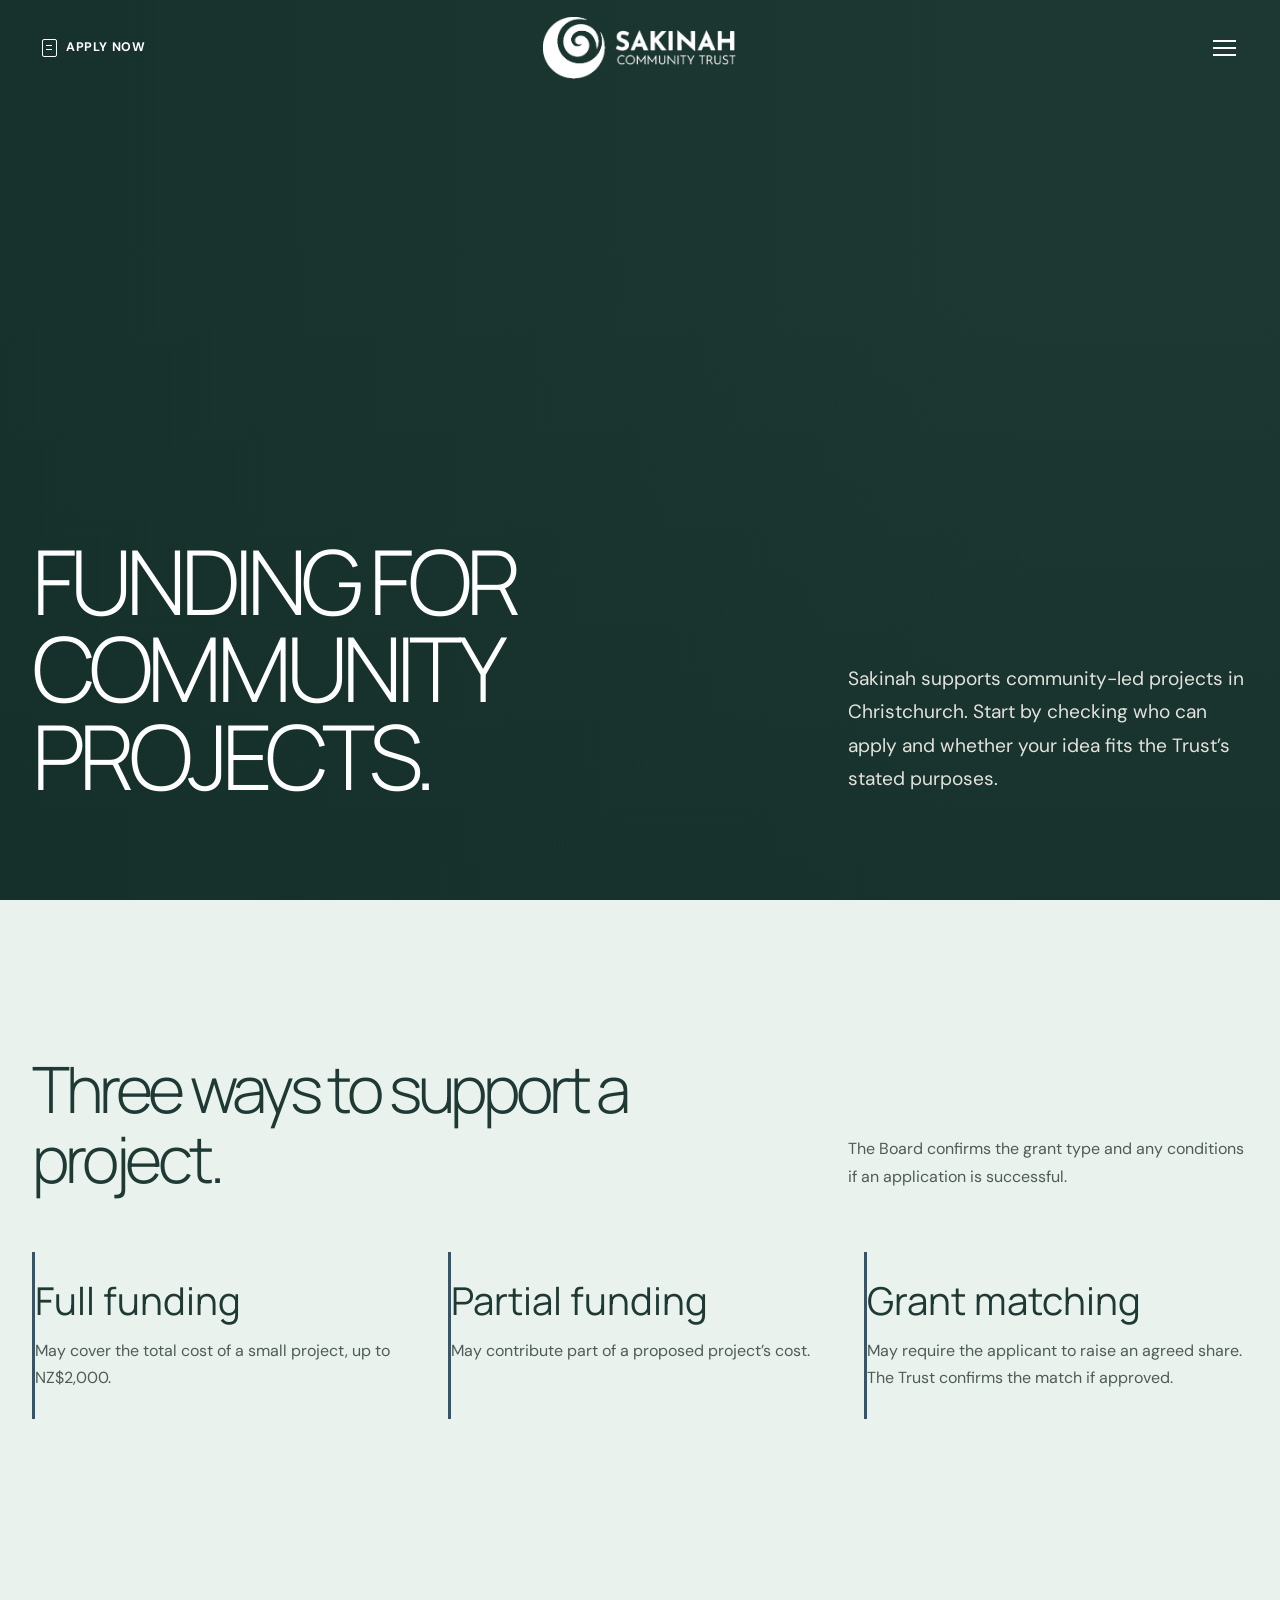
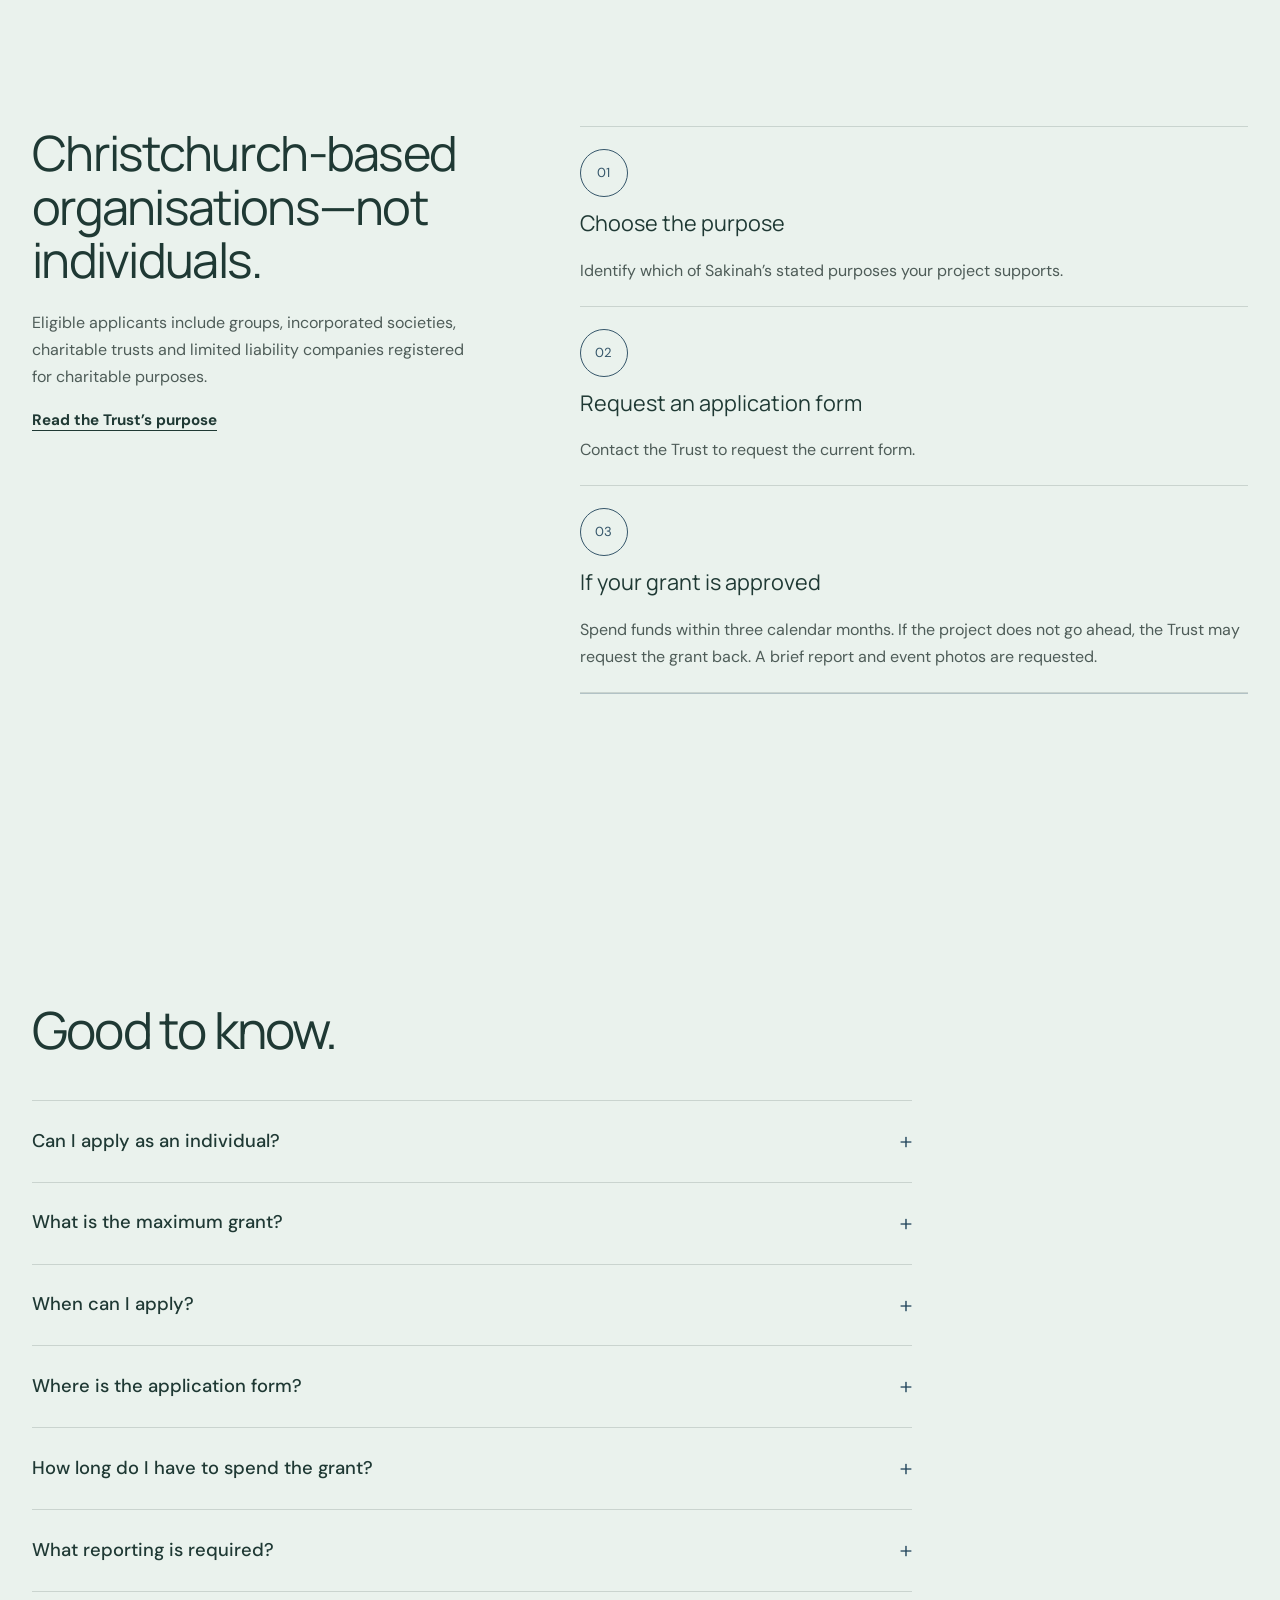
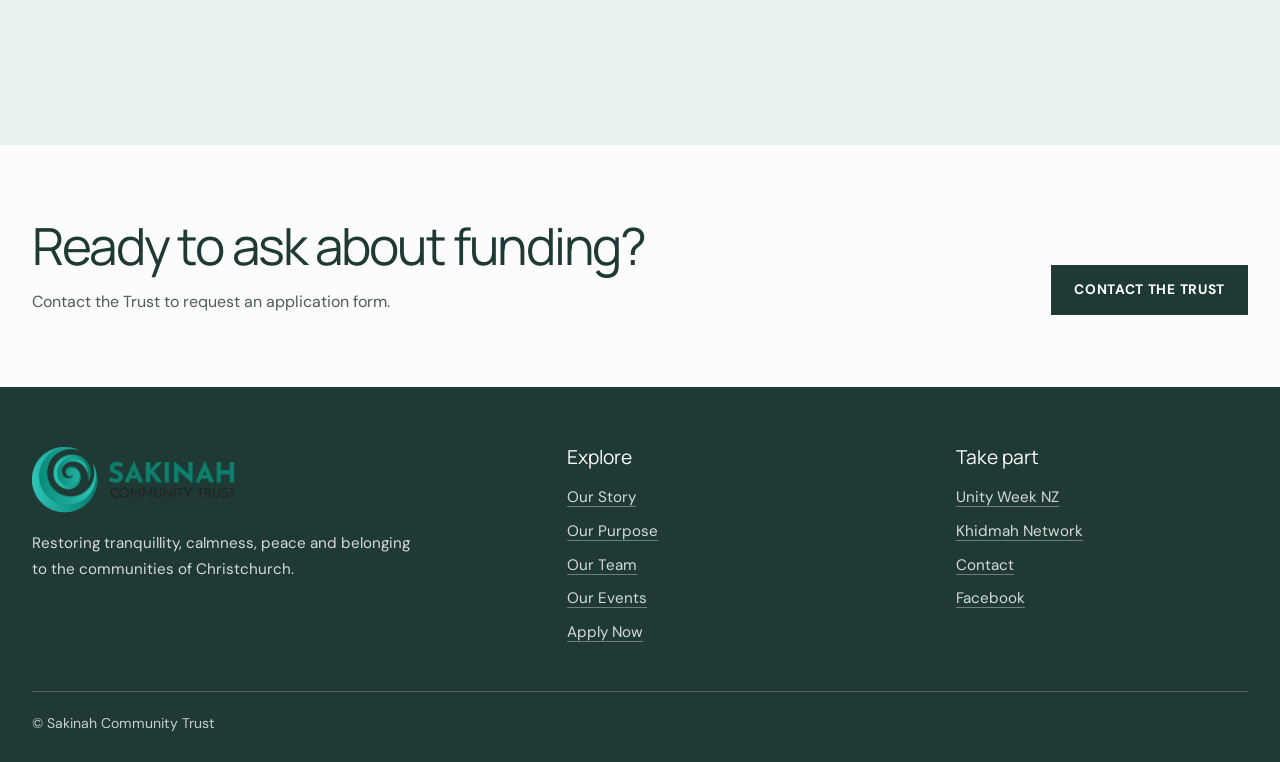
<file: apply.html>
<!doctype html>
<html lang="en-NZ">
<head><meta charset="utf-8"><meta name="viewport" content="width=device-width, initial-scale=1"><meta name="description" content="Find out who can apply for Sakinah Community Trust funding, what support may be available and how to request an application form."><title>Apply for Support | Sakinah Community Trust</title><link rel="stylesheet" href="styles.css?v=20261022-3"><script src="site.js?v=20261022-3" defer></script></head>
<body><a class="skip-link" href="#main">Skip to content</a><header class="site-header"><div class="wrap header-inner"><a class="brand" href="index.html" aria-label="Sakinah Community Trust home"><img src="media/2021/05/logo-with-text@0.5x.png" alt="Sakinah Community Trust"></a><nav class="desktop-nav" aria-label="Main navigation"><a href="index.html">Home</a><a href="story.html">Our Story</a><a href="purpose.html">Our Purpose</a><a href="trustees.html">Our Team</a><a href="events.html">Our Events</a></nav><a class="btn header-apply" href="apply.html" aria-current="page">Apply Now </a><details class="mobile-menu"><summary aria-label="Open navigation menu">Menu</summary><nav class="mobile-nav" aria-label="Mobile navigation"><a href="index.html">Home</a><a href="story.html">Our Story</a><a href="purpose.html">Our Purpose</a><a href="trustees.html">Our Team</a><a href="events.html">Our Events</a><a href="unity-week.html">Unity Week NZ</a><a href="khidmah.html">Khidmah Network</a><a href="contact.html">Contact</a><a class="btn" href="apply.html">Apply Now </a></nav></details></div></header>
<main id="main"><section class="page-hero page-hero-apply"><div class="wrap"><div><p class="eyebrow">Funding • Apply Now</p><h1>Funding for community projects.</h1></div><p class="lead">Sakinah supports community-led projects in Christchurch. Start by checking who can apply and whether your idea fits the Trust’s stated purposes.</p></div></section>
  <section class="section section-paper"><div class="wrap"><div class="section-head"><div><p class="eyebrow">Grant options</p><h2>Three ways to support a project.</h2></div><p>The Board confirms the grant type and any conditions if an application is successful.</p></div><div class="funding-grid"><article class="funding-card"><h3>Full funding</h3><p>May cover the total cost of a small project, up to NZ$2,000.</p></article><article class="funding-card"><h3>Partial funding</h3><p>May contribute part of a proposed project’s cost.</p></article><article class="funding-card"><h3>Grant matching</h3><p>May require the applicant to raise an agreed share. The Trust confirms the match if approved.</p></article></div></div></section>
  <section class="section section-green"><div class="wrap funding-route"><div class="funding-eligibility"><p class="eyebrow">Who can apply?</p><h2>Christchurch-based organisations—not individuals.</h2><p>Eligible applicants include groups, incorporated societies, charitable trusts and limited liability companies registered for charitable purposes.</p><a class="text-link" href="purpose.html">Read the Trust’s purpose</a></div><div><p class="eyebrow">How it works</p><div class="process-list"><article class="process-step"><h3>Choose the purpose</h3><p>Identify which of Sakinah’s stated purposes your project supports.</p></article><article class="process-step"><h3>Request an application form</h3><p>Contact the Trust to request the current form.</p></article><article class="process-step"><h3>If your grant is approved</h3><p>Spend funds within three calendar months. If the project does not go ahead, the Trust may request the grant back. A brief report and event photos are requested.</p></article></div></div></div></section>
  <section class="section section-paper"><div class="wrap"><p class="eyebrow">Questions, before you start</p><h2>Good to know.</h2><div class="faq-list"><details><summary>Can I apply as an individual?</summary><div class="faq-answer"><p>No. Funding is available to Christchurch-based groups, incorporated societies, charitable trusts and limited liability companies registered for charitable purposes. Individuals cannot apply.</p></div></details><details><summary>What is the maximum grant?</summary><div class="faq-answer"><p>Full funding may cover the total cost of a small project up to NZ$2,000. Partial and matched grants are also available; the amount depends on the project and the Trust’s decision.</p></div></details><details><summary>When can I apply?</summary><div class="faq-answer"><p>Contact the Trust to ask about application timing and any deadlines.</p></div></details><details><summary>Where is the application form?</summary><div class="faq-answer"><p>Contact the Trust to request an application form.</p></div></details><details><summary>How long do I have to spend the grant?</summary><div class="faq-answer"><p>Funds must be spent within three calendar months of receipt. The Trust may request the grant back if the project does not proceed.</p></div></details><details><summary>What reporting is required?</summary><div class="faq-answer"><p>Grant recipients are asked to provide a brief report explaining how the funds were spent, what worked well, what could be improved and photos of events.</p></div></details></div></div></section>
  <section class="section-tight"><div class="wrap cta-band"><div><h2>Ready to ask about funding?</h2><p>Contact the Trust to request an application form.</p></div><a class="btn" href="contact.html">Contact the Trust </a></div></section>
</main><footer class="site-footer"><div class="wrap"><div class="footer-grid"><div class="footer-brand"><a class="footer-brand-logo" href="index.html" aria-label="Sakinah Community Trust home"><img src="media/2021/05/logo-with-text@0.5x.png" alt="Sakinah Community Trust"></a><p>Restoring tranquillity, calmness, peace and belonging to the communities of Christchurch.</p></div><div><h3>Explore</h3><div class="footer-links"><a href="story.html">Our Story</a><a href="purpose.html">Our Purpose</a><a href="trustees.html">Our Team</a><a href="events.html">Our Events</a><a href="apply.html">Apply Now</a></div></div><div><h3>Take part</h3><div class="footer-links"><a href="unity-week.html">Unity Week NZ</a><a href="khidmah.html">Khidmah Network</a><a href="contact.html">Contact</a><a href="https://www.facebook.com/SakinahCommunityTrust/">Facebook</a></div></div></div><div class="footer-bottom"><p>© Sakinah Community Trust</p><p>Ōtautahi Christchurch</p></div></div></footer></body></html>
</file>
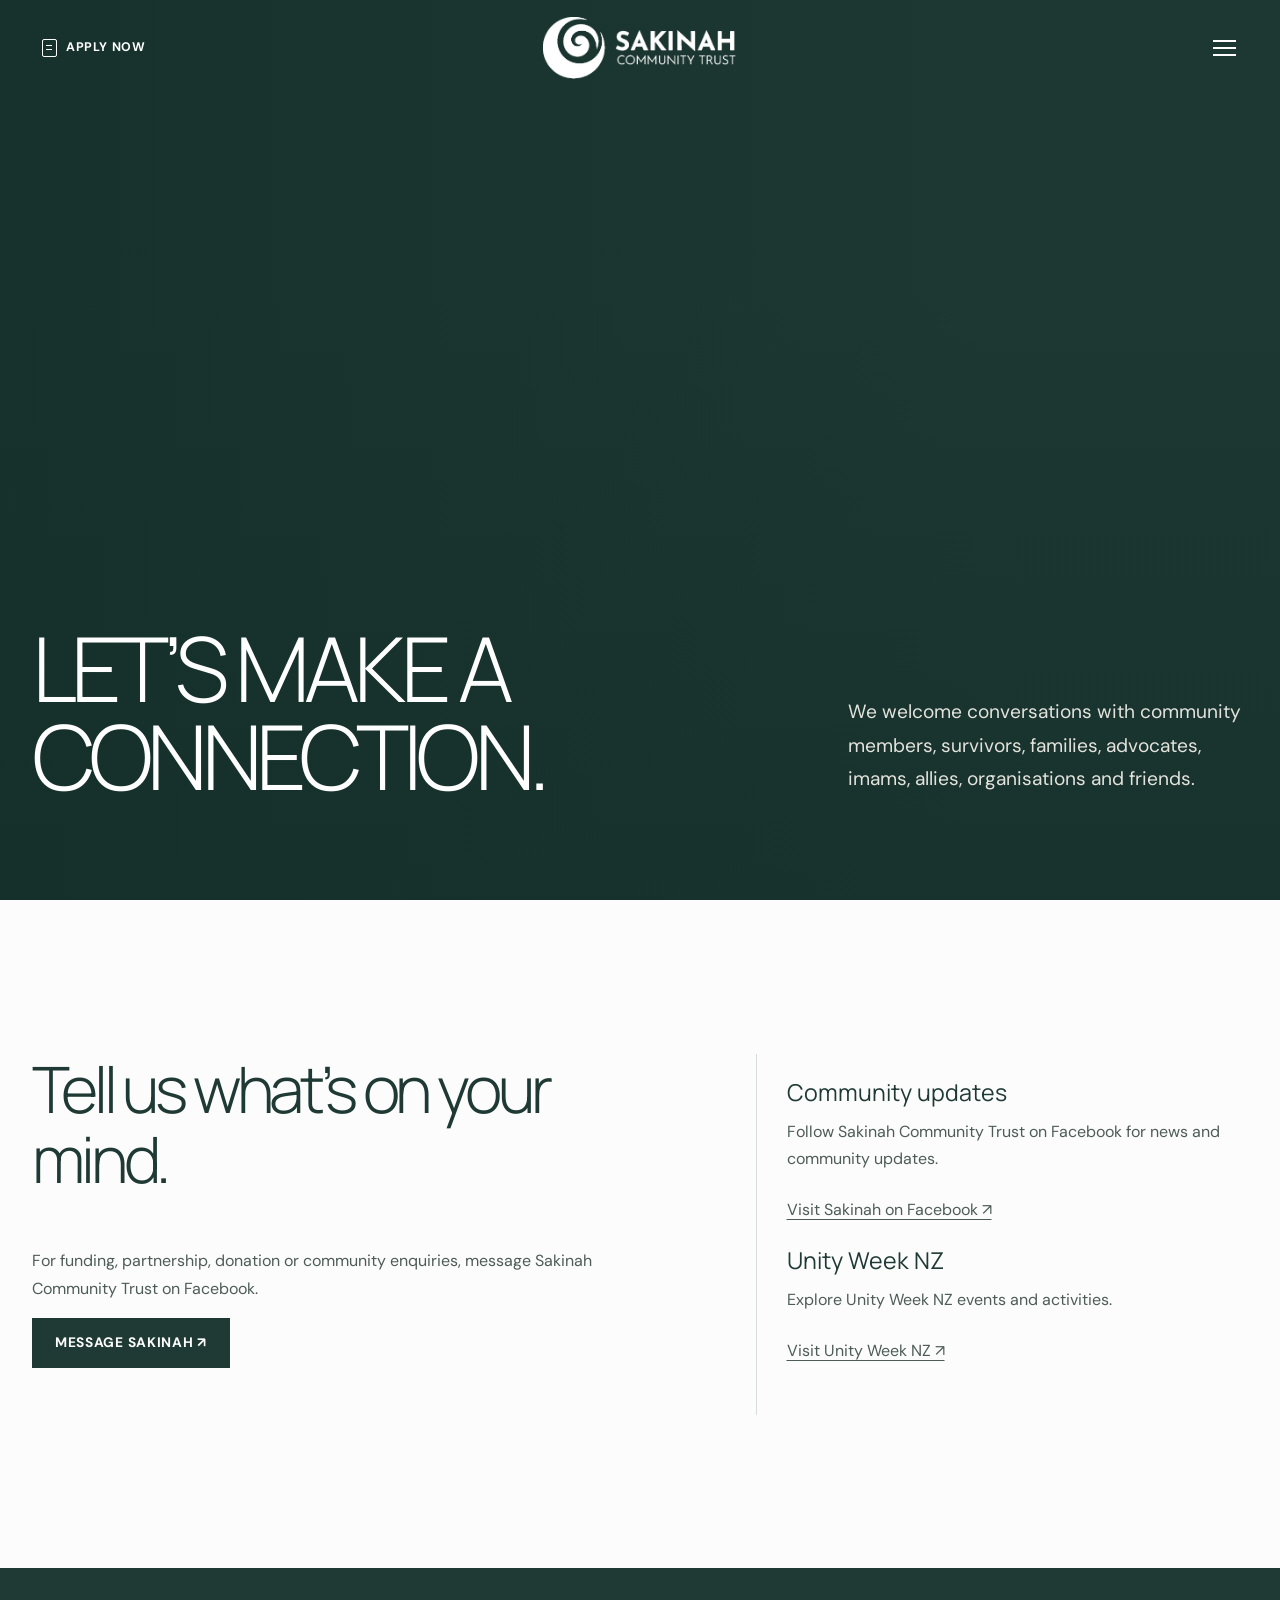
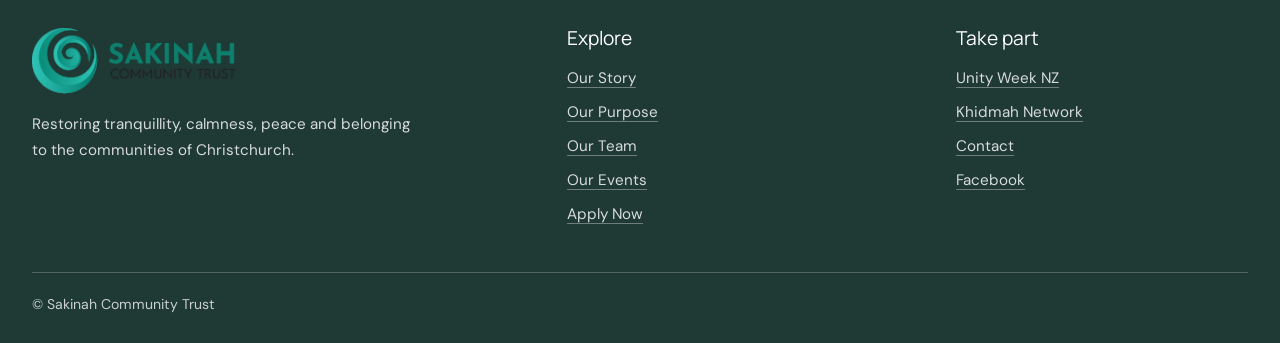
<file: contact.html>
<!doctype html>
<html lang="en-NZ">
<head><meta charset="utf-8"><meta name="viewport" content="width=device-width, initial-scale=1"><meta name="description" content="Contact Sakinah Community Trust about funding, partnerships, events and ways to support the Christchurch community."><title>Contact | Sakinah Community Trust</title><link rel="stylesheet" href="styles.css?v=20261022-3"><script src="site.js?v=20261022-3" defer></script></head>
<body><a class="skip-link" href="#main">Skip to content</a><header class="site-header"><div class="wrap header-inner"><a class="brand" href="index.html" aria-label="Sakinah Community Trust home"><img src="media/2021/05/logo-with-text@0.5x.png" alt="Sakinah Community Trust"></a><nav class="desktop-nav" aria-label="Main navigation"><a href="index.html">Home</a><a href="story.html">Our Story</a><a href="purpose.html">Our Purpose</a><a href="trustees.html">Our Team</a><a href="events.html">Our Events</a></nav><a class="btn header-apply" href="apply.html">Apply Now </a><details class="mobile-menu"><summary aria-label="Open navigation menu">Menu</summary><nav class="mobile-nav" aria-label="Mobile navigation"><a href="index.html">Home</a><a href="story.html">Our Story</a><a href="purpose.html">Our Purpose</a><a href="trustees.html">Our Team</a><a href="events.html">Our Events</a><a href="unity-week.html">Unity Week NZ</a><a href="khidmah.html">Khidmah Network</a><a href="contact.html" aria-current="page">Contact</a><a class="btn" href="apply.html">Apply Now </a></nav></details></div></header>
<main id="main"><section class="page-hero page-hero-contact"><div class="wrap"><div><p class="eyebrow">Contact</p><h1>Let’s make a connection.</h1></div><p class="lead">We welcome conversations with community members, survivors, families, advocates, imams, allies, organisations and friends.</p></div></section>
  <section class="section"><div class="wrap contact-grid"><div><p class="eyebrow">Get in touch</p><h2>Tell us what’s on your mind.</h2><p>For funding, partnership, donation or community enquiries, message Sakinah Community Trust on Facebook.</p><a class="btn" href="https://www.facebook.com/SakinahCommunityTrust/">Message Sakinah ↗</a></div>
    <aside class="contact-details"><h3>Community updates</h3><p>Follow Sakinah Community Trust on Facebook for news and community updates.</p><p><a href="https://www.facebook.com/SakinahCommunityTrust/">Visit Sakinah on Facebook ↗</a></p><h3>Unity Week NZ</h3><p>Explore Unity Week NZ events and activities.</p><p><a href="https://www.unityweek.co.nz/">Visit Unity Week NZ ↗</a></p></aside></div></section>
</main><footer class="site-footer"><div class="wrap"><div class="footer-grid"><div class="footer-brand"><a class="footer-brand-logo" href="index.html" aria-label="Sakinah Community Trust home"><img src="media/2021/05/logo-with-text@0.5x.png" alt="Sakinah Community Trust"></a><p>Restoring tranquillity, calmness, peace and belonging to the communities of Christchurch.</p></div><div><h3>Explore</h3><div class="footer-links"><a href="story.html">Our Story</a><a href="purpose.html">Our Purpose</a><a href="trustees.html">Our Team</a><a href="events.html">Our Events</a><a href="apply.html">Apply Now</a></div></div><div><h3>Take part</h3><div class="footer-links"><a href="unity-week.html">Unity Week NZ</a><a href="khidmah.html">Khidmah Network</a><a href="contact.html">Contact</a><a href="https://www.facebook.com/SakinahCommunityTrust/">Facebook</a></div></div></div><div class="footer-bottom"><p>© Sakinah Community Trust</p><p>Ōtautahi Christchurch</p></div></div></footer></body></html>
</file>
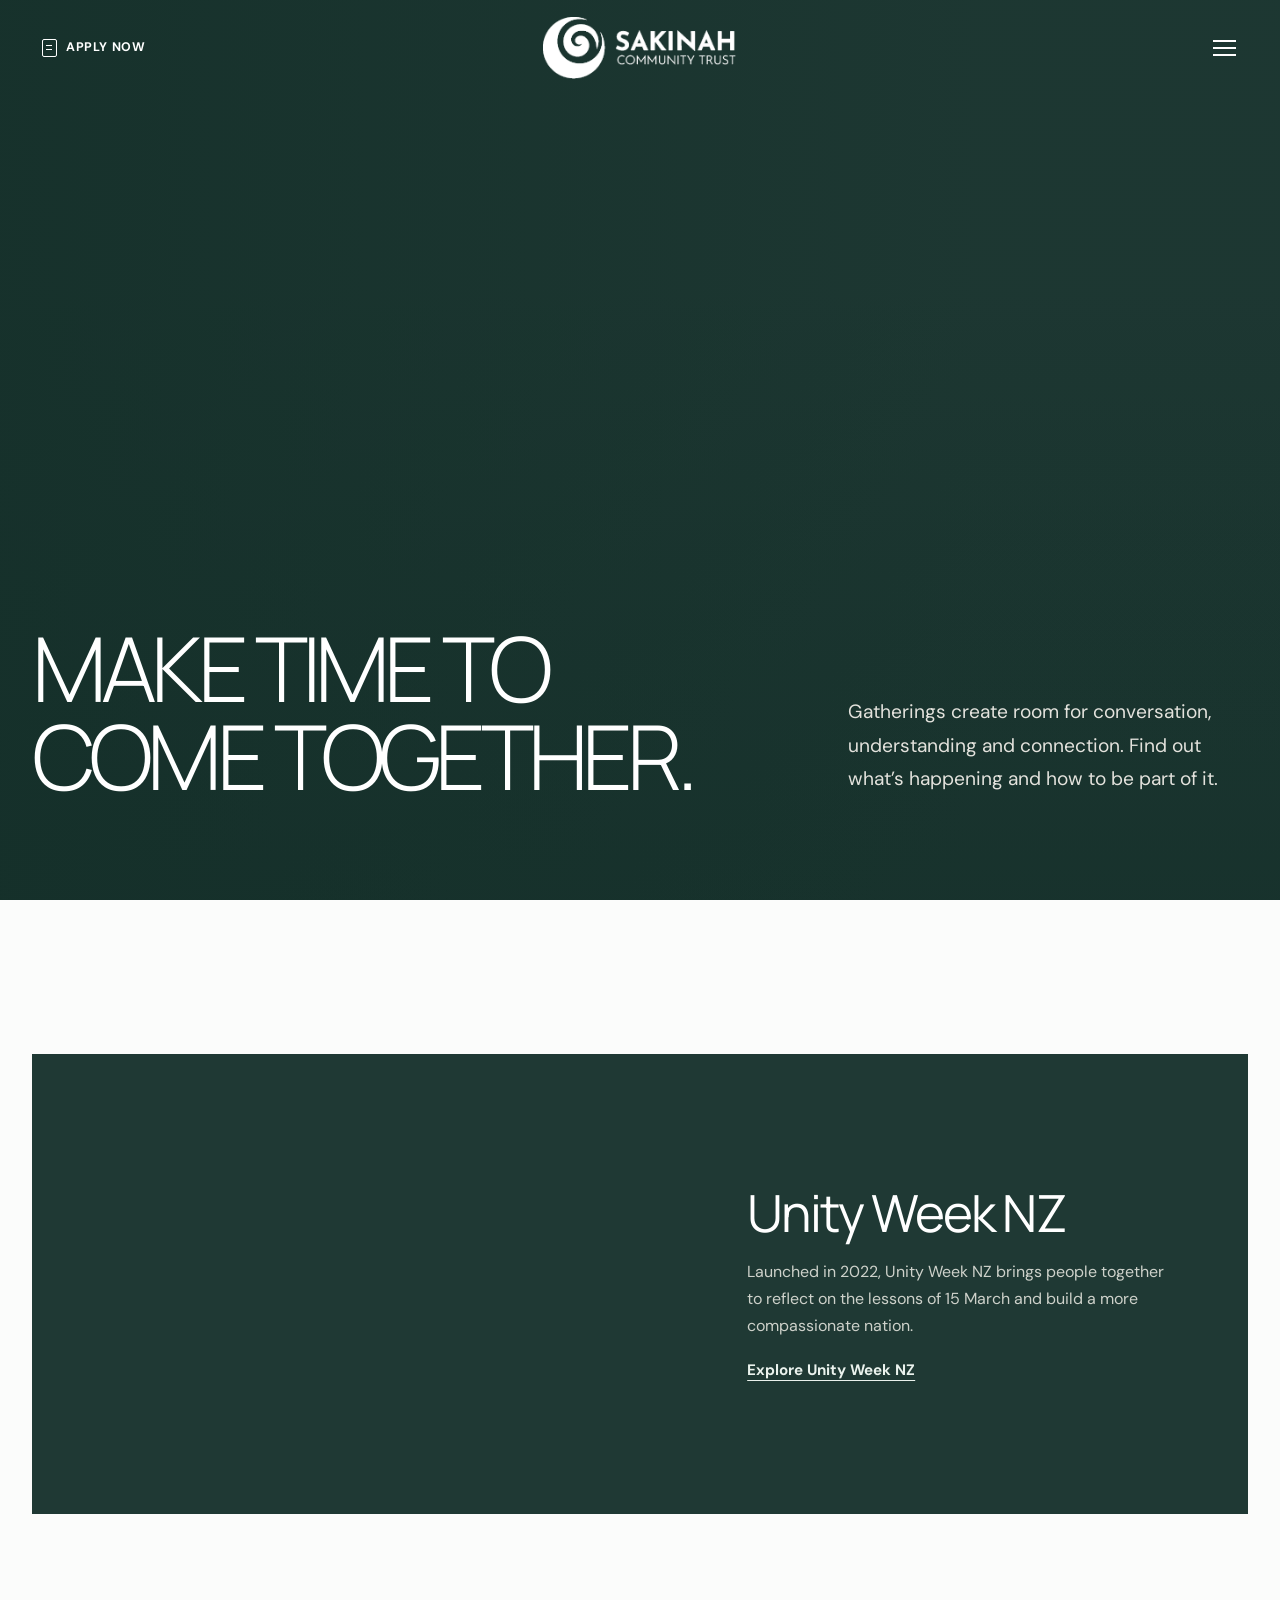
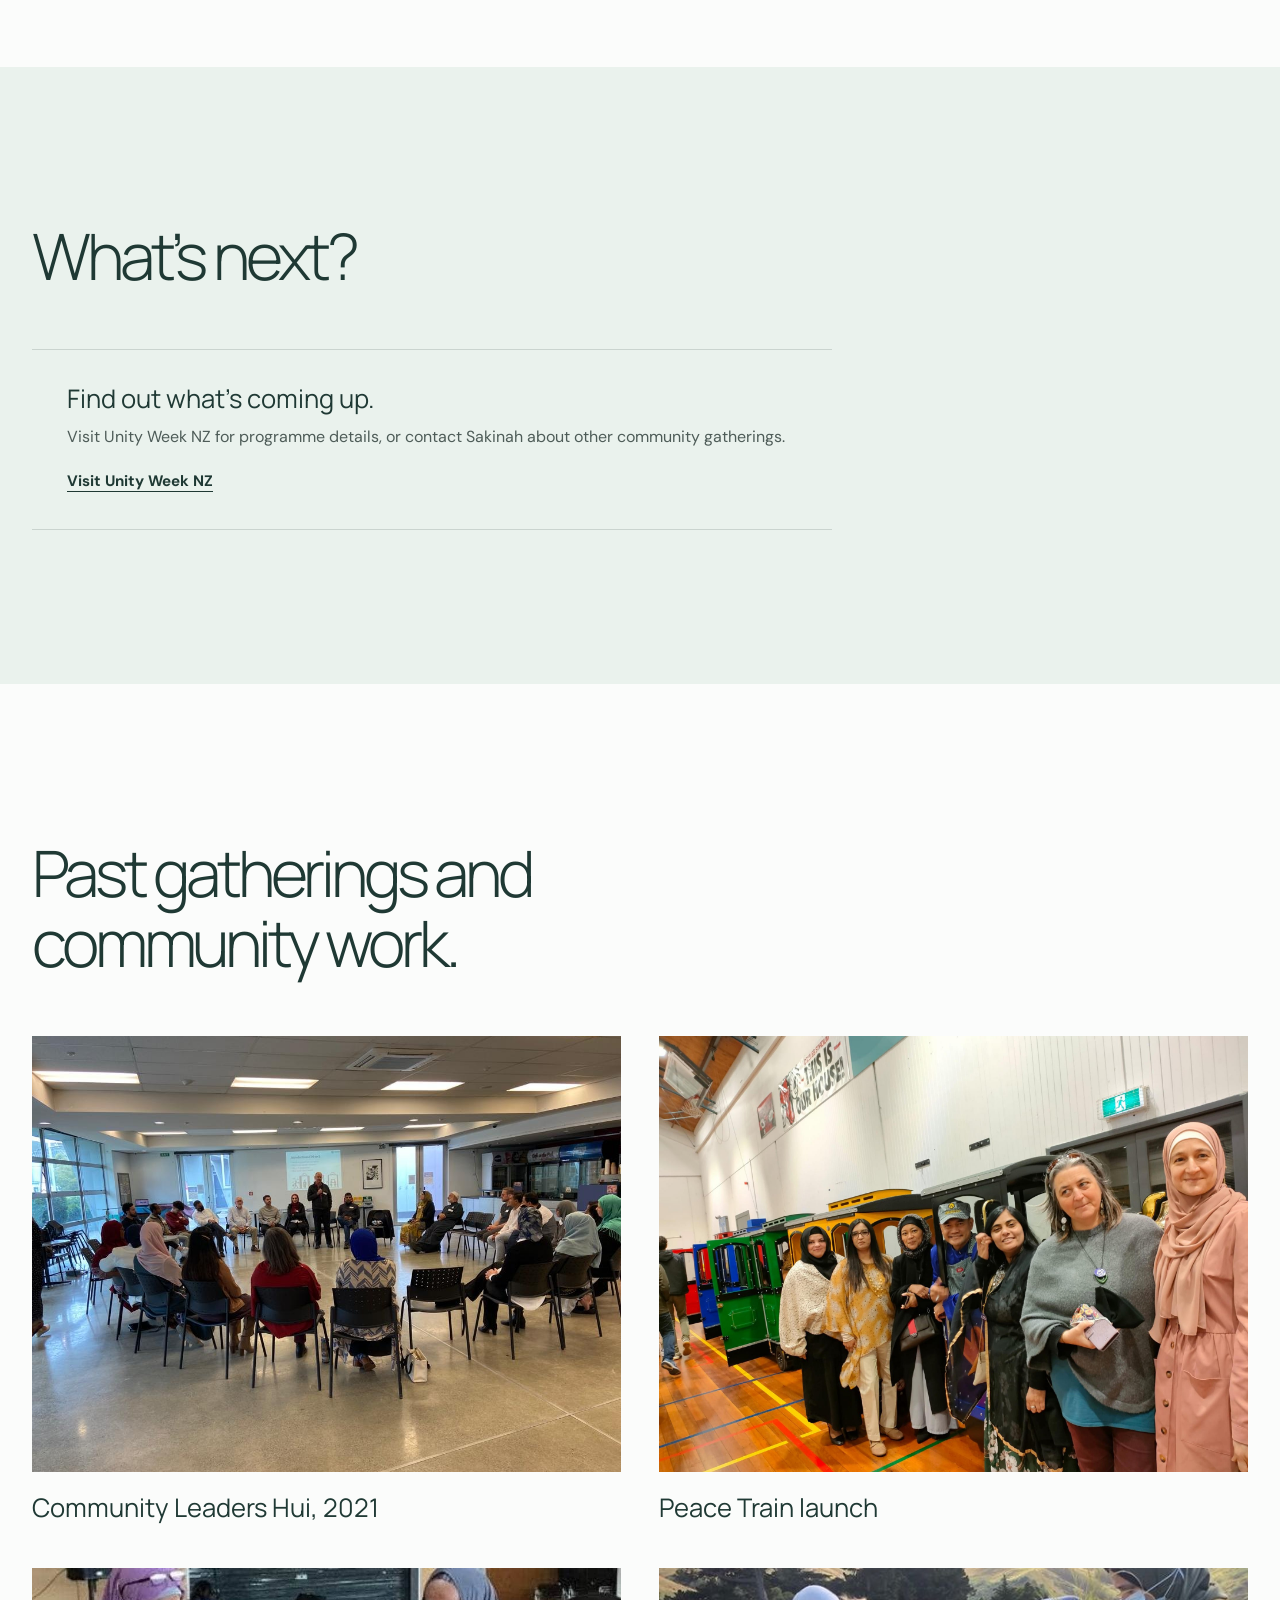
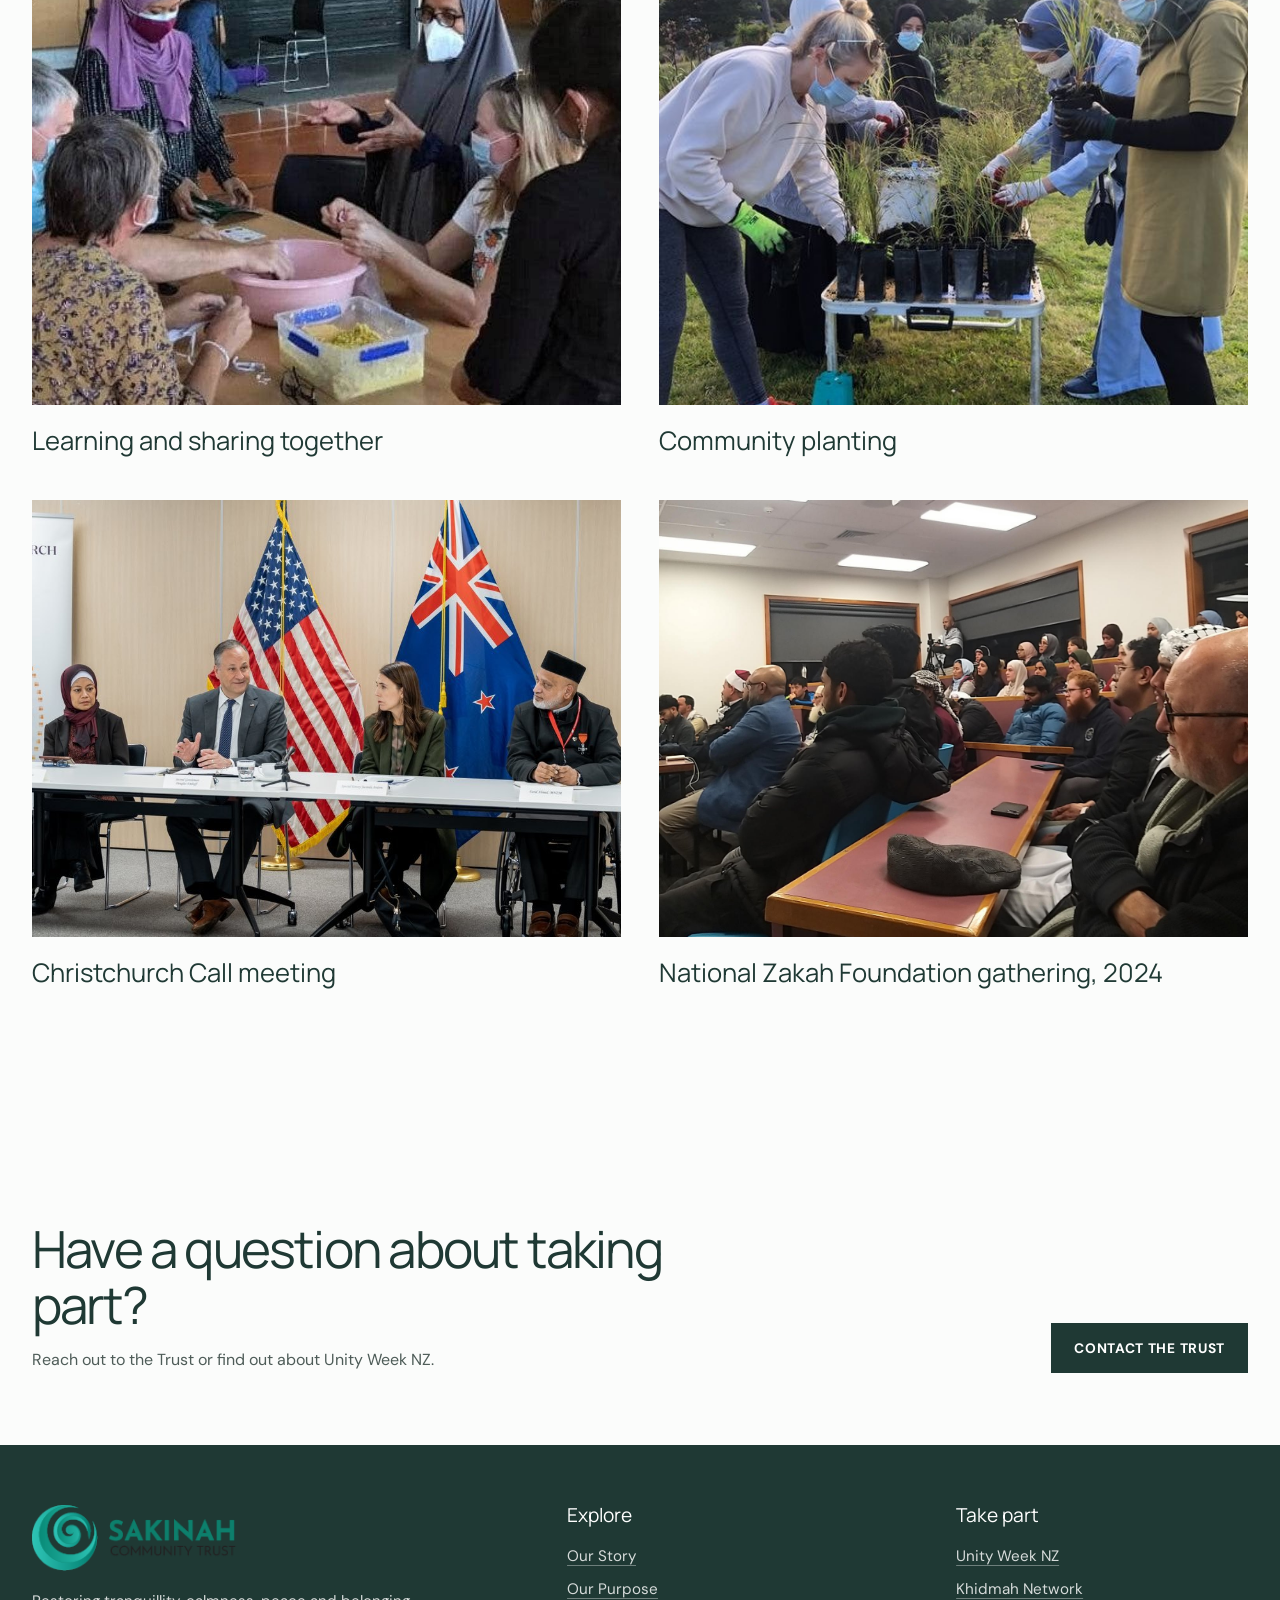
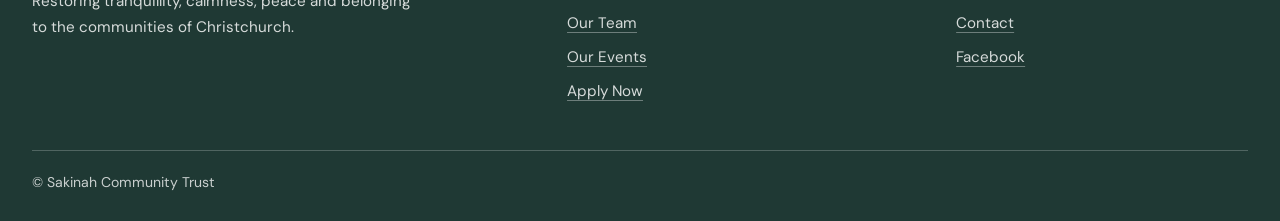
<file: events.html>
<!doctype html>
<html lang="en-NZ">
<head><meta charset="utf-8"><meta name="viewport" content="width=device-width, initial-scale=1"><meta name="description" content="Explore events that bring Christchurch communities together with Sakinah Community Trust, including Unity Week NZ."><title>Our Events | Sakinah Community Trust</title><link rel="stylesheet" href="styles.css?v=20261022-3"><script src="site.js?v=20261022-3" defer></script></head>
<body><a class="skip-link" href="#main">Skip to content</a><header class="site-header"><div class="wrap header-inner"><a class="brand" href="index.html" aria-label="Sakinah Community Trust home"><img src="media/2021/05/logo-with-text@0.5x.png" alt="Sakinah Community Trust"></a><nav class="desktop-nav" aria-label="Main navigation"><a href="index.html">Home</a><a href="story.html">Our Story</a><a href="purpose.html">Our Purpose</a><a href="trustees.html">Our Team</a><a href="events.html" aria-current="page">Our Events</a></nav><a class="btn header-apply" href="apply.html">Apply Now </a><details class="mobile-menu"><summary aria-label="Open navigation menu">Menu</summary><nav class="mobile-nav" aria-label="Mobile navigation"><a href="index.html">Home</a><a href="story.html">Our Story</a><a href="purpose.html">Our Purpose</a><a href="trustees.html">Our Team</a><a href="events.html" aria-current="page">Our Events</a><a href="unity-week.html">Unity Week NZ</a><a href="khidmah.html">Khidmah Network</a><a href="contact.html">Contact</a><a class="btn" href="apply.html">Apply Now </a></nav></details></div></header>
<main id="main"><section class="page-hero page-hero-events"><div class="wrap"><div><p class="eyebrow">Our Events</p><h1>Make time to come together.</h1></div><p class="lead">Gatherings create room for conversation, understanding and connection. Find out what’s happening and how to be part of it.</p></div></section>
  <section class="section"><div class="wrap"><p class="eyebrow">Featured</p><div class="event-feature"><div class="event-image" role="img" aria-label="Community members coming together at a local gathering"></div><div class="event-copy"><p class="event-label">A national invitation</p><h2>Unity Week NZ</h2><p>Launched in 2022, Unity Week NZ brings people together to reflect on the lessons of 15 March and build a more compassionate nation.</p><a class="text-link" href="unity-week.html">Explore Unity Week NZ</a></div></div></div></section>
  <section class="section section-paper"><div class="wrap"><div class="section-head"><div><p class="eyebrow">Upcoming events</p><h2>What’s next?</h2></div></div><div class="event-empty"><span class="event-date">—</span><div><h3>Find out what’s coming up.</h3><p>Visit Unity Week NZ for programme details, or contact Sakinah about other community gatherings.</p><a class="text-link" href="https://www.unityweek.co.nz/">Visit Unity Week NZ</a></div></div></div></section>
  <section class="section"><div class="wrap"><div class="section-head"><div><p class="eyebrow">Past gatherings</p><h2>Past gatherings and community work.</h2></div></div>
    <div class="event-archive">
      <figure><div class="event-archive-frame"><img src="media/client-materials/community-leaders-hui-2021.jpg" alt="People sharing ideas at a community leaders hui in 2021" loading="lazy"></div><figcaption>Community Leaders Hui, 2021</figcaption></figure>
      <figure><div class="event-archive-frame"><img src="media/client-materials/peace-train-launch.jpg" alt="Community members gathered beside the colourful Peace Train" loading="lazy"></div><figcaption>Peace Train launch</figcaption></figure>
      <figure><div class="event-archive-frame"><img src="media/client-materials/community-workshop.jpg" alt="People sharing ideas around a table at a community workshop" loading="lazy"></div><figcaption>Learning and sharing together</figcaption></figure>
      <figure><div class="event-archive-frame"><img src="media/client-materials/community-planting.jpg" alt="Community members planting seedlings outdoors" loading="lazy"></div><figcaption>Community planting</figcaption></figure>
      <figure><div class="event-archive-frame"><img src="media/client-materials/christchurch-call.jpg" alt="Community representatives at a Christchurch Call meeting" loading="lazy"></div><figcaption>Christchurch Call meeting</figcaption></figure>
      <figure><div class="event-archive-frame"><img src="media/client-materials/community-gathering-2024.jpg" alt="Audience listening during a community gathering" loading="lazy"></div><figcaption>National Zakah Foundation gathering, 2024</figcaption></figure>
    </div>
  </div></section>
  <section class="section-tight"><div class="wrap cta-band"><div><h2>Have a question about taking part?</h2><p>Reach out to the Trust or find out about Unity Week NZ.</p></div><a class="btn" href="contact.html">Contact the Trust </a></div></section>
</main><footer class="site-footer"><div class="wrap"><div class="footer-grid"><div class="footer-brand"><a class="footer-brand-logo" href="index.html" aria-label="Sakinah Community Trust home"><img src="media/2021/05/logo-with-text@0.5x.png" alt="Sakinah Community Trust"></a><p>Restoring tranquillity, calmness, peace and belonging to the communities of Christchurch.</p></div><div><h3>Explore</h3><div class="footer-links"><a href="story.html">Our Story</a><a href="purpose.html">Our Purpose</a><a href="trustees.html">Our Team</a><a href="events.html">Our Events</a><a href="apply.html">Apply Now</a></div></div><div><h3>Take part</h3><div class="footer-links"><a href="unity-week.html">Unity Week NZ</a><a href="khidmah.html">Khidmah Network</a><a href="contact.html">Contact</a><a href="https://www.facebook.com/SakinahCommunityTrust/">Facebook</a></div></div></div><div class="footer-bottom"><p>© Sakinah Community Trust</p><p>Ōtautahi Christchurch</p></div></div></footer></body></html>
</file>
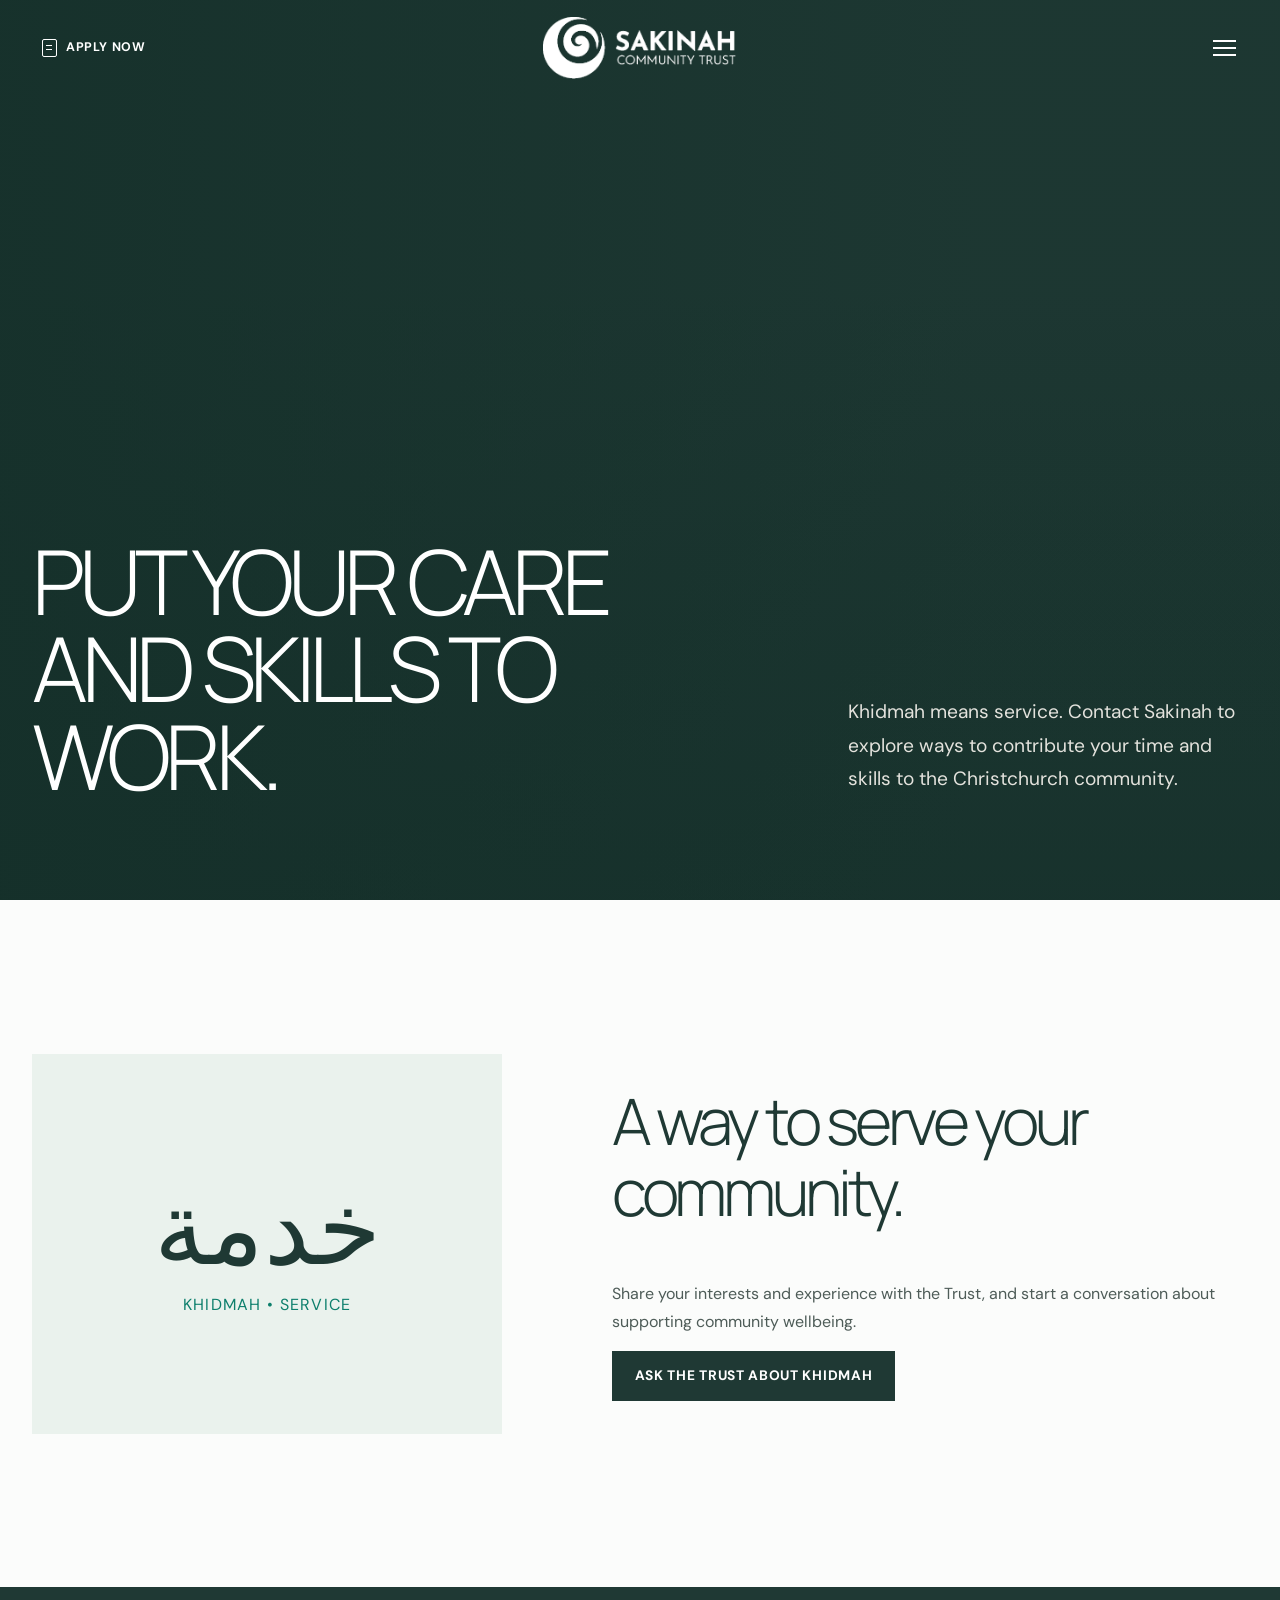
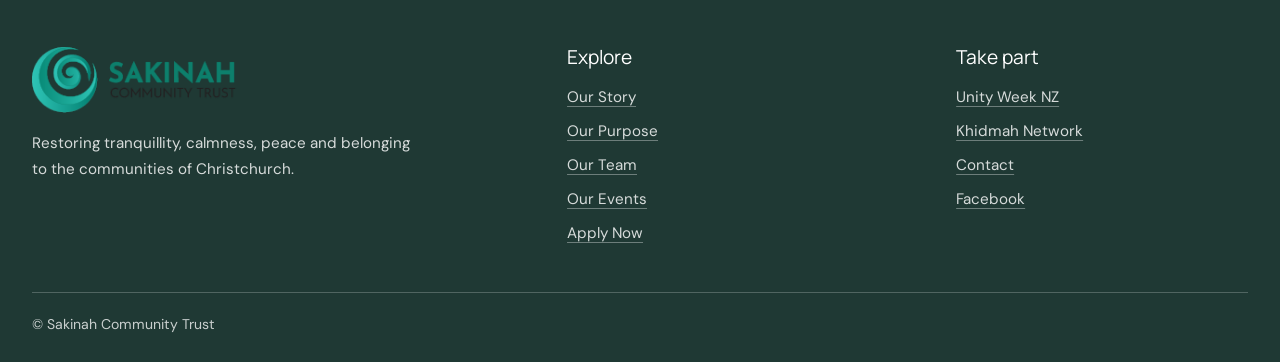
<file: khidmah.html>
<!doctype html>
<html lang="en-NZ">
<head><meta charset="utf-8"><meta name="viewport" content="width=device-width, initial-scale=1"><meta name="description" content="Learn about Khidmah—service to the community—and contact Sakinah about ways to contribute your time and skills."><title>Khidmah Network | Sakinah Community Trust</title><link rel="stylesheet" href="styles.css?v=20261022-3"><script src="site.js?v=20261022-3" defer></script></head>
<body><a class="skip-link" href="#main">Skip to content</a><header class="site-header"><div class="wrap header-inner"><a class="brand" href="index.html" aria-label="Sakinah Community Trust home"><img src="media/2021/05/logo-with-text@0.5x.png" alt="Sakinah Community Trust"></a><nav class="desktop-nav" aria-label="Main navigation"><a href="index.html">Home</a><a href="story.html">Our Story</a><a href="purpose.html">Our Purpose</a><a href="trustees.html">Our Team</a><a href="events.html">Our Events</a></nav><a class="btn header-apply" href="apply.html">Apply Now </a><details class="mobile-menu"><summary aria-label="Open navigation menu">Menu</summary><nav class="mobile-nav" aria-label="Mobile navigation"><a href="index.html">Home</a><a href="story.html">Our Story</a><a href="purpose.html">Our Purpose</a><a href="trustees.html">Our Team</a><a href="events.html">Our Events</a><a href="unity-week.html">Unity Week NZ</a><a href="khidmah.html">Khidmah Network</a><a href="contact.html">Contact</a><a class="btn" href="apply.html">Apply Now </a></nav></details></div></header>
<main id="main"><section class="page-hero page-hero-khidmah"><div class="wrap"><div><p class="eyebrow">Khidmah Network</p><h1>Put your care and skills to work.</h1></div><p class="lead">Khidmah means service. Contact Sakinah to explore ways to contribute your time and skills to the Christchurch community.</p></div></section>
  <section class="section"><div class="wrap khidmah-panel"><div class="khidmah-word" lang="ar" dir="rtl">خدمة<span>Khidmah • Service</span></div><div><h2>A way to serve your community.</h2><p>Share your interests and experience with the Trust, and start a conversation about supporting community wellbeing.</p><a class="btn" href="contact.html">Ask the Trust about Khidmah</a></div></div></section>
</main><footer class="site-footer"><div class="wrap"><div class="footer-grid"><div class="footer-brand"><a class="footer-brand-logo" href="index.html" aria-label="Sakinah Community Trust home"><img src="media/2021/05/logo-with-text@0.5x.png" alt="Sakinah Community Trust"></a><p>Restoring tranquillity, calmness, peace and belonging to the communities of Christchurch.</p></div><div><h3>Explore</h3><div class="footer-links"><a href="story.html">Our Story</a><a href="purpose.html">Our Purpose</a><a href="trustees.html">Our Team</a><a href="events.html">Our Events</a><a href="apply.html">Apply Now</a></div></div><div><h3>Take part</h3><div class="footer-links"><a href="unity-week.html">Unity Week NZ</a><a href="khidmah.html">Khidmah Network</a><a href="contact.html">Contact</a><a href="https://www.facebook.com/SakinahCommunityTrust/">Facebook</a></div></div></div><div class="footer-bottom"><p>© Sakinah Community Trust</p><p>Ōtautahi Christchurch</p></div></div></footer></body></html>
</file>
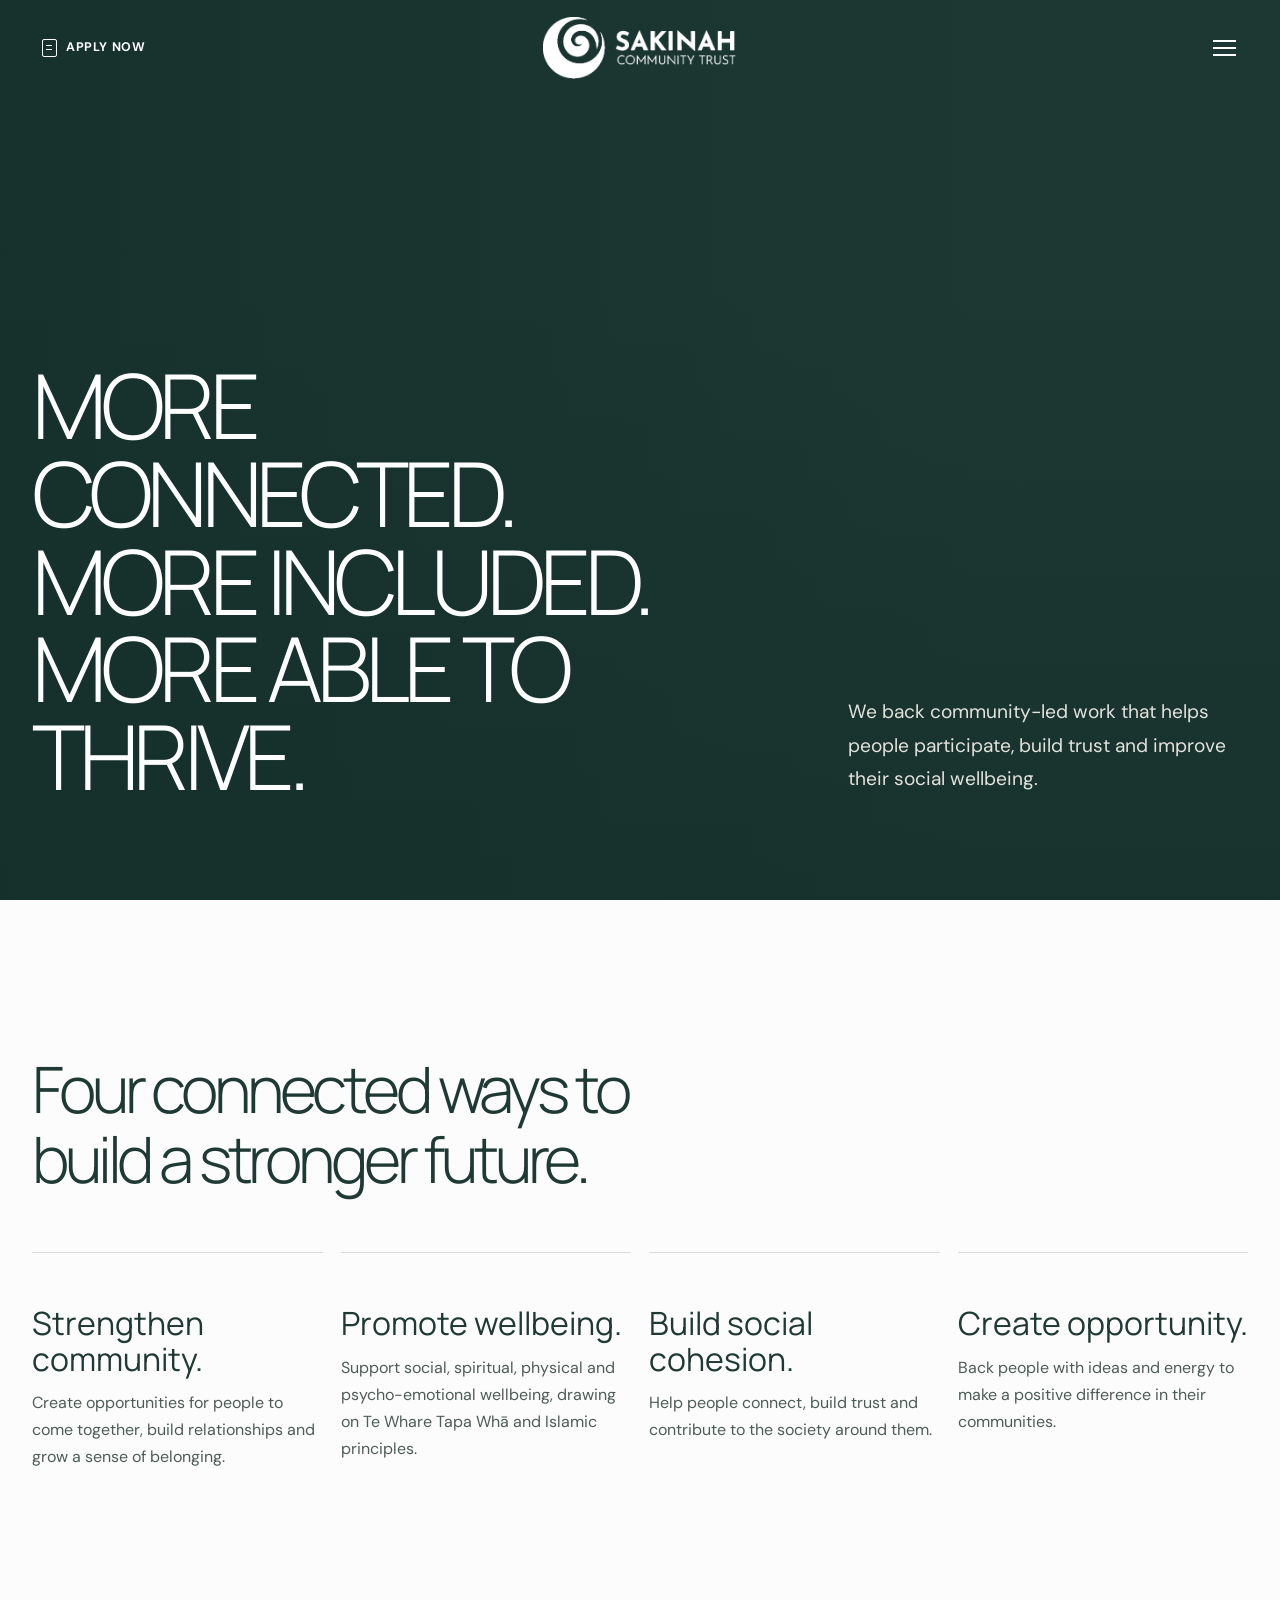
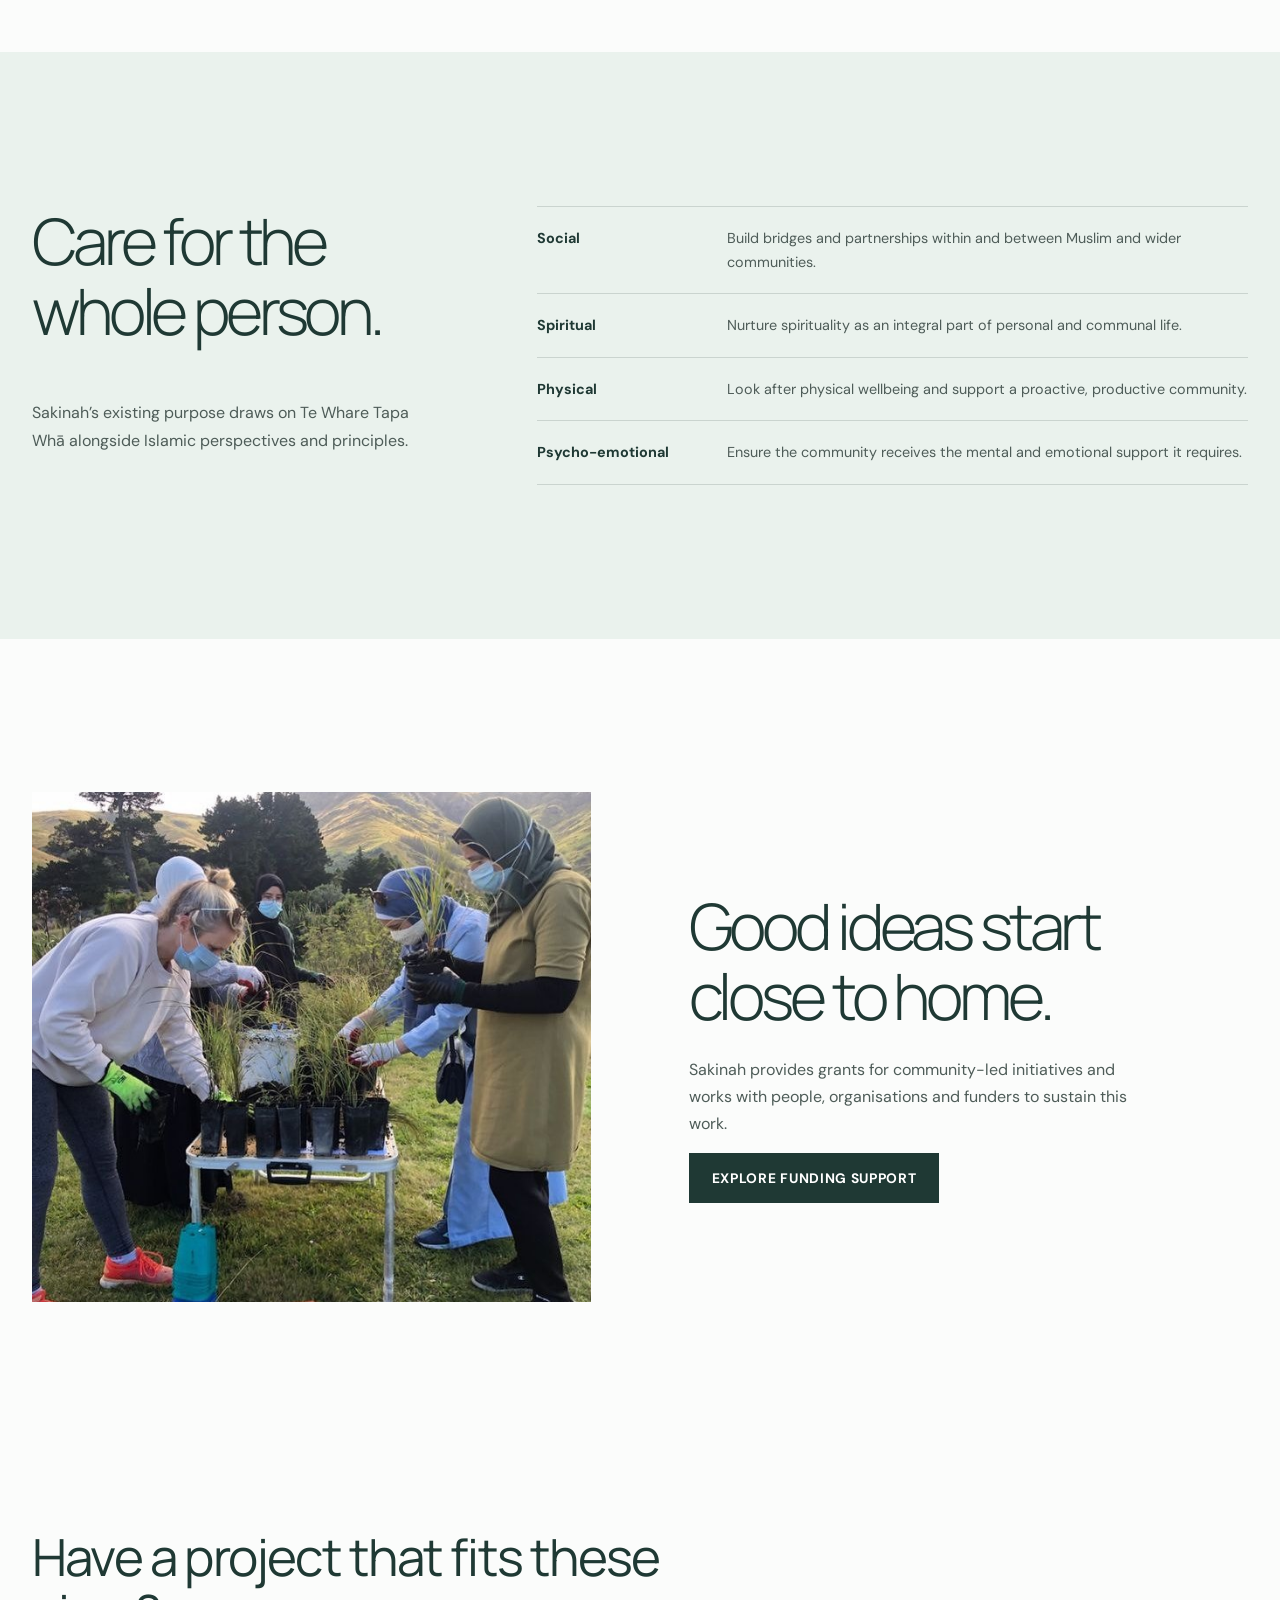
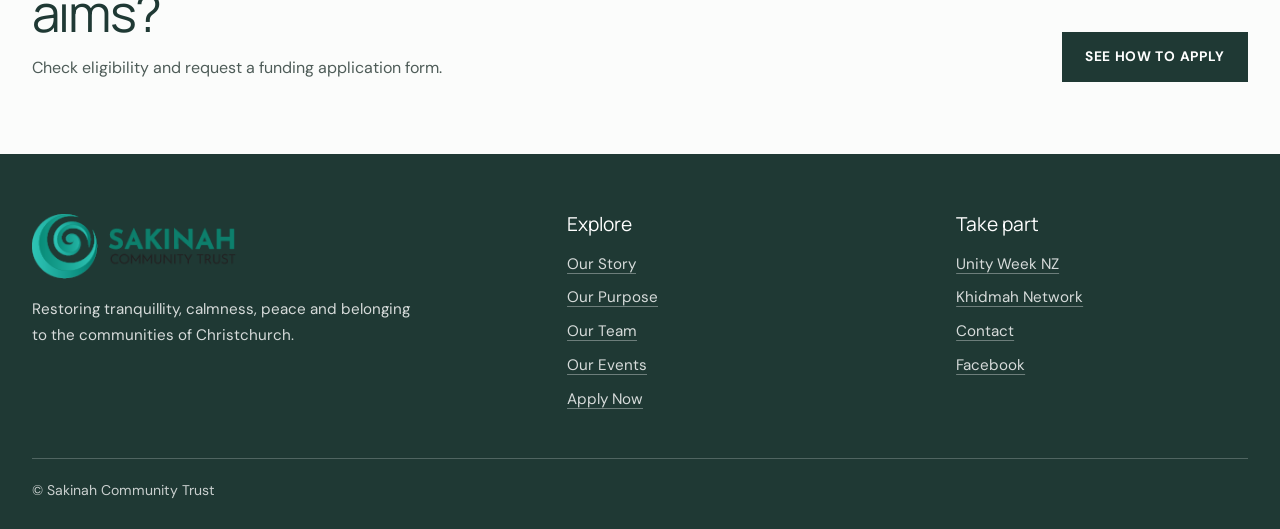
<file: purpose.html>
<!doctype html>
<html lang="en-NZ">
<head><meta charset="utf-8"><meta name="viewport" content="width=device-width, initial-scale=1"><meta name="description" content="Sakinah Community Trust supports inclusion, connection and opportunity through community-led projects and work to strengthen wellbeing."><title>Our Purpose | Sakinah Community Trust</title><link rel="stylesheet" href="styles.css?v=20261022-3"><script src="site.js?v=20261022-3" defer></script></head>
<body><a class="skip-link" href="#main">Skip to content</a><header class="site-header"><div class="wrap header-inner"><a class="brand" href="index.html" aria-label="Sakinah Community Trust home"><img src="media/2021/05/logo-with-text@0.5x.png" alt="Sakinah Community Trust"></a><nav class="desktop-nav" aria-label="Main navigation"><a href="index.html">Home</a><a href="story.html">Our Story</a><a href="purpose.html" aria-current="page">Our Purpose</a><a href="trustees.html">Our Team</a><a href="events.html">Our Events</a></nav><a class="btn header-apply" href="apply.html">Apply Now </a><details class="mobile-menu"><summary aria-label="Open navigation menu">Menu</summary><nav class="mobile-nav" aria-label="Mobile navigation"><a href="index.html">Home</a><a href="story.html">Our Story</a><a href="purpose.html" aria-current="page">Our Purpose</a><a href="trustees.html">Our Team</a><a href="events.html">Our Events</a><a href="unity-week.html">Unity Week NZ</a><a href="khidmah.html">Khidmah Network</a><a href="contact.html">Contact</a><a class="btn" href="apply.html">Apply Now </a></nav></details></div></header>
<main id="main">
  <section class="page-hero page-hero-purpose"><div class="wrap"><div><p class="eyebrow">Our Purpose</p><h1>More connected. More included. More able to thrive.</h1></div><p class="lead">We back community-led work that helps people participate, build trust and improve their social wellbeing.</p></div></section>
  <section class="section"><div class="wrap"><div class="section-head"><div><h2>Four connected ways to build a stronger future.</h2></div></div><div class="theme-grid purpose-priorities">
    <article class="theme-card"><span class="theme-index">01 / COMMUNITY</span><h3>Strengthen community.</h3><p>Create opportunities for people to come together, build relationships and grow a sense of belonging.</p></article>
    <article class="theme-card"><span class="theme-index">02 / WELLBEING</span><h3>Promote wellbeing.</h3><p>Support social, spiritual, physical and psycho-emotional wellbeing, drawing on Te Whare Tapa Whā and Islamic principles.</p></article>
    <article class="theme-card"><span class="theme-index">03 / SOCIAL COHESION</span><h3>Build social cohesion.</h3><p>Help people connect, build trust and contribute to the society around them.</p></article>
    <article class="theme-card"><span class="theme-index">04 / OPPORTUNITY</span><h3>Create opportunity.</h3><p>Back people with ideas and energy to make a positive difference in their communities.</p></article>
  </div></div></section>
  <section class="section section-paper"><div class="wrap wellbeing-grid"><div><p class="eyebrow">Wellbeing, in the round</p><h2>Care for the whole person.</h2><p>Sakinah’s existing purpose draws on Te Whare Tapa Whā alongside Islamic perspectives and principles.</p></div><div class="wellbeing-list"><div class="wellbeing-row"><strong>Social</strong><span>Build bridges and partnerships within and between Muslim and wider communities.</span></div><div class="wellbeing-row"><strong>Spiritual</strong><span>Nurture spirituality as an integral part of personal and communal life.</span></div><div class="wellbeing-row"><strong>Physical</strong><span>Look after physical wellbeing and support a proactive, productive community.</span></div><div class="wellbeing-row"><strong>Psycho-emotional</strong><span>Ensure the community receives the mental and emotional support it requires.</span></div></div></div></section>
  <section class="section"><div class="wrap image-split"><div class="image-frame"><img src="media/client-materials/community-planting.jpg" alt="Community members planting seedlings together"></div><div class="copy"><p class="eyebrow">How the work happens</p><h2>Good ideas start close to home.</h2><p>Sakinah provides grants for community-led initiatives and works with people, organisations and funders to sustain this work.</p><a class="btn" href="apply.html">Explore funding support </a></div></div></section>
  <section class="section-tight"><div class="wrap cta-band"><div><h2>Have a project that fits these aims?</h2><p>Check eligibility and request a funding application form.</p></div><a class="btn" href="apply.html">See how to apply </a></div></section>
</main>
<footer class="site-footer"><div class="wrap"><div class="footer-grid"><div class="footer-brand"><a class="footer-brand-logo" href="index.html" aria-label="Sakinah Community Trust home"><img src="media/2021/05/logo-with-text@0.5x.png" alt="Sakinah Community Trust"></a><p>Restoring tranquillity, calmness, peace and belonging to the communities of Christchurch.</p></div><div><h3>Explore</h3><div class="footer-links"><a href="story.html">Our Story</a><a href="purpose.html">Our Purpose</a><a href="trustees.html">Our Team</a><a href="events.html">Our Events</a><a href="apply.html">Apply Now</a></div></div><div><h3>Take part</h3><div class="footer-links"><a href="unity-week.html">Unity Week NZ</a><a href="khidmah.html">Khidmah Network</a><a href="contact.html">Contact</a><a href="https://www.facebook.com/SakinahCommunityTrust/">Facebook</a></div></div></div><div class="footer-bottom"><p>© Sakinah Community Trust</p><p>Ōtautahi Christchurch</p></div></div></footer>
</body></html>
</file>
<file: styles.css>
@import url('https://fonts.googleapis.com/css2?family=DM+Sans:wght@400;500;600;700&family=Manrope:wght@300;400;500;600;700&display=swap');

:root {
  --ink: #1f3934;
  --ink-soft: #4e5c58;
  --paper: #fbfcfb;
  --paper-deep: #eaf2ed;
  --white: #fff;
  --orange: #0d7f6c;
  --orange-light: #0d7f6c;
  --teal: #0d7f6c;
  --blue: #35566a;
  --sage: #eaf2ed;
  --lime: #eaf2ed;
  --line: rgba(53, 86, 106, .2);
  --serif: 'Manrope', Arial, sans-serif;
  --sans: 'DM Sans', Arial, sans-serif;
  --content: 1240px;
}

* { box-sizing: border-box; }
html { scroll-behavior: smooth; }
body {
  margin: 0;
  background: var(--paper);
  color: var(--ink);
  font-family: var(--sans);
  font-size: 16px;
  line-height: 1.7;
}
img { display: block; max-width: 100%; }
a { color: inherit; }
a:hover { color: var(--orange); }
button, input, textarea { font: inherit; }
:focus-visible { outline: 3px solid var(--orange); outline-offset: 4px; }
.skip-link {
  position: absolute; top: -60px; left: 1rem; z-index: 20;
  padding: .65rem 1rem; background: var(--white); color: var(--ink);
}
.skip-link:focus { top: 1rem; }
.wrap { width: min(var(--content), calc(100% - 64px)); margin-inline: auto; }
.eyebrow {
  margin: 0 0 14px; color: var(--teal); font-size: .72rem;
  font-weight: 700; letter-spacing: .17em; text-transform: uppercase;
}
h1, h2, h3, p { margin-top: 0; }
h1, h2, h3 { font-family: var(--serif); font-weight: 400; line-height: 1.1; }
h1 { font-size: clamp(3.2rem, 6.2vw, 6.3rem); letter-spacing: -.045em; }
h2 { font-size: clamp(2.4rem, 4vw, 4.3rem); letter-spacing: -.035em; }
h3 { font-size: clamp(1.45rem, 2vw, 2rem); }
p { color: var(--ink-soft); }
.lead { max-width: 650px; font-size: clamp(1.08rem, 1.5vw, 1.28rem); line-height: 1.65; }
.small { font-size: .88rem; }
.muted { color: var(--ink-soft); }
.section { padding: clamp(76px, 10vw, 142px) 0; }
.section-tight { padding: 54px 0; }
.section-paper { background: var(--paper-deep); }
.section-green { background: var(--ink); color: var(--paper); }
.section-green p { color: rgba(255,254,250,.76); }
.section-green .eyebrow { color: var(--orange-light); }
.section-head {
  display: flex; align-items: end; justify-content: space-between; gap: 32px;
  margin-bottom: 44px;
}
.section-head h2 { max-width: 720px; margin-bottom: 0; }
.section-head p { max-width: 400px; margin-bottom: 3px; }
.btn {
  display: inline-flex; align-items: center; justify-content: center; gap: 12px;
  min-height: 50px; padding: 12px 22px; border: 1px solid var(--ink);
  background: var(--ink); color: var(--white); font-size: .79rem;
  font-weight: 700; letter-spacing: .08em; text-decoration: none;
  text-transform: uppercase; transition: background .2s, color .2s, transform .2s;
}
.btn:hover { transform: translateY(-2px); background: var(--orange); border-color: var(--orange); color: var(--white); }
.btn-light { background: var(--paper); border-color: var(--paper); color: var(--ink); }
.btn-outline { background: transparent; color: var(--ink); }
.btn-outline-light { border-color: rgba(255,254,250,.65); background: transparent; color: var(--white); }
.hero .btn-light { background: var(--ink); border-color: var(--ink); color: var(--white); }
.hero .btn-outline-light { border-color: var(--ink); color: var(--ink); }
.text-link {
  display: inline-flex; align-items: center; gap: 10px; color: var(--ink);
  font-size: .82rem; font-weight: 700; text-decoration-thickness: 1px;
  text-underline-offset: 5px;
}
.text-link::after { content: '↗'; font-size: 1.1rem; }

.site-header {
  position: relative; z-index: 5; background: var(--paper);
  border-bottom: 1px solid var(--line);
}
.header-inner {
  min-height: 92px; display: flex; align-items: center; justify-content: space-between;
  gap: 28px;
}
.brand { display: inline-flex; align-items: center; flex: 0 0 auto; }
.brand img { width: 186px; height: auto; }
.desktop-nav { display: flex; align-items: center; gap: clamp(15px, 2vw, 28px); }
.desktop-nav a, .mobile-nav a {
  color: var(--ink); font-size: .77rem; font-weight: 600;
  text-decoration: none; white-space: nowrap;
}
.desktop-nav a:hover, .desktop-nav a[aria-current="page"] { color: var(--orange); }
.header-apply { min-height: 44px; padding: 10px 17px; font-size: .72rem; }
.mobile-menu { display: none; }
.mobile-nav { display: none; }
.home-page .site-header {
  position: absolute; top: 0; right: 0; left: 0; z-index: 5;
  background: transparent; border: 0; color: var(--white);
}
.home-page .header-inner { position: relative; min-height: 96px; }
.home-page .brand { position: absolute; left: 50%; transform: translateX(-50%); }
.home-page .brand img { width: 194px; filter: brightness(0) invert(1); }
.home-page .desktop-nav { display: none; }
.home-page .header-apply {
  display: inline-flex; order: 1; min-height: 42px; margin-right: auto; padding: 10px 18px;
  border-color: rgba(255,250,245,.7); background: transparent; color: var(--white);
}
.home-page .mobile-menu { display: block; order: 3; margin-left: auto; }
.home-page .mobile-menu summary {
  padding: 10px 0 10px 12px; color: var(--white); cursor: pointer;
  font-size: .68rem; font-weight: 600; letter-spacing: .14em; list-style: none;
  text-transform: uppercase;
}
.home-page .mobile-menu summary::-webkit-details-marker { display: none; }
.home-page .mobile-menu summary::after { content: '☰'; padding-left: 10px; font-size: .95rem; }
.home-page .mobile-menu[open] summary::after { content: '×'; }
.home-page .mobile-nav {
  position: absolute; top: 100%; right: 0; z-index: 6; display: none;
  width: min(380px, calc(100vw - 32px)); padding: 20px 28px 25px;
  border: 1px solid rgba(255,250,245,.18); background: var(--ink);
}
.home-page .mobile-menu[open] .mobile-nav { display: grid; }
.home-page .mobile-nav a { padding: 11px 0; border-top: 1px solid rgba(255,250,245,.15); color: var(--white); }
.home-page .mobile-nav .btn { justify-self: start; margin-top: 12px; padding: 11px 18px; }

.hero {
  position: relative; display: grid; min-height: 100svh; overflow: hidden;
  background: var(--ink); color: var(--white);
}
.hero::after {
  position: absolute; inset: 0; z-index: 1; content: '';
  background: linear-gradient(90deg, rgba(29, 35, 19, .66), rgba(29, 35, 19, .2) 72%),
    linear-gradient(0deg, rgba(29, 35, 19, .52), transparent 48%);
}
.hero-inner { position: relative; z-index: 2; align-self: center; width: min(var(--content), calc(100% - 64px)); margin-inline: auto; padding: 150px 0 170px; }
.hero h1 {
  max-width: 800px; margin-bottom: 24px; color: var(--white);
  font-family: var(--sans); font-size: clamp(3.25rem, 5.2vw, 5rem);
  font-weight: 400; letter-spacing: -.055em; line-height: .98; text-transform: uppercase;
}
.hero h1 em { color: inherit; font-style: normal; font-weight: 300; }
.hero .eyebrow { color: var(--white); }
.hero-copy { max-width: 490px; margin-bottom: 32px; color: rgba(255,250,245,.88); font-size: 1rem; }
.hero-actions { display: flex; align-items: center; flex-wrap: wrap; gap: 28px; }
.hero-media { position: absolute; inset: 0; z-index: 0; min-height: 100%; overflow: hidden; background: var(--ink); }
.hero-media img { position: absolute; inset: 0; width: 100%; height: 100%; object-fit: cover; object-position: 53% center; }
.hero-note {
  position: absolute; right: 32px; bottom: 32px; z-index: 2; display: inline-flex;
  align-items: center; gap: 12px; color: var(--white); font-size: .65rem;
  font-weight: 600; letter-spacing: .16em; text-decoration: none; text-transform: uppercase;
}
.hero-note span { font-size: 1rem; }
.hero-caption {
  position: absolute; right: 32px; top: 50%; z-index: 2; color: rgba(255,250,245,.8);
  font-size: .58rem; letter-spacing: .2em; text-transform: uppercase;
  writing-mode: vertical-rl; transform: translateY(-50%);
}
.hero-story-link { color: var(--white); font-size: .72rem; letter-spacing: .12em; text-decoration: none; text-transform: uppercase; }
.hero-story-link:hover { color: var(--orange-light); }
.home-page .hero .btn-light {
  border-color: rgba(255,250,245,.78); background: transparent; color: var(--white);
}
.home-page .hero .btn-light:hover { background: var(--white); color: var(--ink); }
.home-page .hero .eyebrow { font-size: .64rem; letter-spacing: .18em; }
.home-page .home-intro { padding: clamp(110px, 13vw, 180px) 0; }
.home-page .intro-grid { display: block; max-width: 960px; text-align: center; }
.home-page .intro-grid .eyebrow { margin-bottom: 20px; }
.home-page .intro-grid h2 { max-width: 850px; margin: 0 auto; font-size: clamp(2.5rem, 5.2vw, 4.6rem); }
.home-page .intro-copy { max-width: 760px; margin: 0 auto; padding-top: 26px; }
.home-page .intro-copy p { max-width: none; }
.home-page .section-head { display: block; margin-bottom: 52px; text-align: center; }
.home-page .section-head h2 { max-width: 820px; margin: 0 auto 18px; }
.home-page .section-head p { max-width: 600px; margin: 0 auto; }
.home-page .action-grid { grid-template-columns: repeat(4, 1fr); gap: 22px; border: 0; }
.home-page .action-card {
  min-height: 0; padding: 0 0 24px; border: 0; background: transparent;
}
.home-page .action-card:first-child { border: 0; }
.home-page .action-card > img {
  width: 100%; aspect-ratio: 4 / 3; margin-bottom: 22px;
  object-fit: cover; transition: transform .45s ease;
}
.home-page .action-card:hover { background: transparent; }
.home-page .action-card:hover > img { transform: scale(1.025); }
.home-page .action-no { margin-bottom: 14px; color: var(--teal); }
.home-page .action-card h3 { margin-bottom: 9px; }
.home-page .action-card p { min-height: 0; margin-bottom: 12px; }
.home-page .event-feature { background: transparent; color: var(--ink); }
.home-page .event-image { min-height: 520px; }
.home-page .event-copy { padding: clamp(35px, 6vw, 90px); }
.home-page .event-copy p { color: var(--ink-soft); }
.home-page .event-copy .text-link { color: var(--ink); }
.home-page .event-label { color: var(--teal); }
.home-page .person-card { background: transparent; }
.home-page .image-frame::after { display: none; }
.home-page .site-footer { background: var(--ink); }

.intro-grid { display: grid; grid-template-columns: .9fr 1.1fr; gap: 9%; align-items: start; }
.intro-grid h2 { max-width: 540px; }
.intro-copy { padding-top: 26px; }
.intro-copy p { max-width: 570px; }
.image-split { display: grid; grid-template-columns: 1fr 1fr; align-items: center; gap: 8%; }
.image-frame { position: relative; }
.image-frame img { width: 100%; height: 510px; object-fit: cover; }
.image-frame::after {
  position: absolute; top: 22px; left: 22px; z-index: -1; width: 100%;
  height: 100%; border: 1px solid var(--orange); content: '';
}
.image-split .copy { max-width: 470px; }
.image-split .copy h2 { margin-bottom: 24px; }
.feature-note { display: block; margin-top: 27px; color: var(--ink); font-family: var(--serif); font-size: 1.18rem; font-style: italic; }

.action-grid { display: grid; grid-template-columns: repeat(4, 1fr); gap: 0; border-top: 1px solid var(--line); border-bottom: 1px solid var(--line); }
.action-card { min-height: 240px; padding: 28px 26px 30px; border-right: 1px solid var(--line); text-decoration: none; }
.action-card:first-child { border-left: 1px solid var(--line); }
.action-card:hover { background: var(--lime); color: var(--ink); }
.action-no { display: block; margin-bottom: 38px; color: var(--teal); font-size: .74rem; font-weight: 700; letter-spacing: .1em; }
.action-card h3 { margin-bottom: 12px; }
.action-card p { min-height: 52px; margin-bottom: 15px; font-size: 1rem; }

.event-feature {
  display: grid; grid-template-columns: 1.05fr .95fr; min-height: 460px;
  background: var(--ink); color: var(--white);
}
.event-image { min-height: 420px; background: url('https://sakinahtrust.org/wp-content/uploads/2021/04/NR5H2PGGQP4K4XC6GCXEAN655I.jpg') center / cover no-repeat; }
.event-copy { align-self: center; padding: clamp(34px, 6vw, 86px); }
.event-copy h2 { margin-bottom: 18px; }
.event-copy p { color: rgba(255,253,245,.78); }
.event-copy .text-link { color: var(--lime); }
.event-label { color: var(--lime); font-size: .75rem; font-weight: 700; letter-spacing: .12em; text-transform: uppercase; }
.quote-block { max-width: 920px; margin: 0 auto; text-align: center; }
.quote-mark { display: block; margin-bottom: 14px; color: var(--orange); font-family: var(--serif); font-size: 4.4rem; line-height: .8; }
.quote-block blockquote { margin: 0 0 20px; font-family: var(--serif); font-size: clamp(2rem, 4.6vw, 4.4rem); line-height: 1.18; }
.quote-block cite { color: var(--ink-soft); font-size: .76rem; font-style: normal; letter-spacing: .12em; text-transform: uppercase; }
.trustee-grid { display: grid; grid-template-columns: repeat(3, 1fr); gap: 24px; }
.person-card { background: var(--white); }
.person-card img { width: 100%; aspect-ratio: 1 / 1.05; object-fit: cover; object-position: center; }
.person-info { padding: 22px 24px 27px; }
.person-info h3 { margin-bottom: 5px; }
.person-role { margin: 0 0 12px; color: var(--teal); font-size: .68rem; font-weight: 700; letter-spacing: .13em; text-transform: uppercase; }
.person-info p { margin-bottom: 0; font-size: 1rem; }
.blank-portrait {
  display: grid; aspect-ratio: 1 / 1.05; place-items: center;
  background: var(--sage); color: var(--teal); font-family: var(--serif);
  font-size: 2.8rem;
}
.impact-band { display: grid; grid-template-columns: 1fr 1fr; gap: 10%; align-items: center; }
.impact-mark { padding: 35px; border-left: 3px solid var(--orange); color: var(--white); font-family: var(--serif); font-size: clamp(1.65rem, 3.2vw, 3rem); line-height: 1.28; }
.cta-band {
  display: flex; align-items: center; justify-content: space-between; gap: 32px;
  padding: 0; background: transparent; color: var(--ink);
}
.cta-band h2 { max-width: 660px; margin: 0; font-size: clamp(2.1rem, 4vw, 3.8rem); }
.cta-band p { max-width: 570px; margin: 14px 0 0; color: var(--ink-soft); }
.cta-band .btn { flex: 0 0 auto; background: var(--ink); border-color: var(--ink); }

.page-hero { padding: clamp(70px, 10vw, 135px) 0 76px; background: var(--lime); }
.page-hero .wrap { display: grid; grid-template-columns: 1.1fr .9fr; gap: 9%; align-items: end; }
.page-hero h1 { max-width: 780px; margin: 0; font-size: clamp(3.1rem, 6vw, 6rem); }
.page-hero .lead { margin: 0 0 4px; }
.story-intro { display: grid; grid-template-columns: 1fr 1fr; gap: 10%; align-items: start; }
.story-intro h2 { max-width: 520px; }
.story-intro-copy { padding-top: 12px; }
.story-intro-copy p { max-width: 650px; }
.story-visual { display: grid; grid-template-columns: 1.3fr .7fr; min-height: 520px; }
.story-visual img { width: 100%; height: 520px; object-fit: cover; }
.story-visual-note { align-self: end; margin: 0 0 34px -52px; padding: 28px; background: var(--white); font-family: var(--serif); font-size: 1.65rem; line-height: 1.35; }
.timeline { position: relative; max-width: 930px; margin: 0 auto; }
.timeline { max-width: 1220px; padding-left: 68px; }
.timeline::before, .timeline::after {
  position: absolute; top: 0; bottom: 0; left: 8px; width: 12px;
  border-radius: 99px; content: '';
}
.timeline::before { background: rgba(31,57,52,.2); }
.timeline::after {
  background: var(--timeline-accent, #0d7f6c);
  transform: scaleY(0); transform-origin: top;
}
.timeline-row {
  position: relative; display: grid;
  grid-template-columns: minmax(150px, .72fr) minmax(0, 1fr) minmax(0, 1fr);
  align-items: stretch; gap: clamp(18px, 3vw, 40px);
  min-height: 390px; margin-bottom: clamp(64px, 11vw, 150px);
}
.timeline-row:last-child { margin-bottom: 0; }
.timeline-row::before {
  position: absolute; top: 50%; left: -66px; width: 28px; height: 28px;
  border: 6px solid var(--ink); border-radius: 50%; background: var(--timeline-accent, #0d7f6c);
  content: ''; transform: translateY(-50%); z-index: 1;
}
.timeline-year {
  align-self: center; color: var(--timeline-accent, #0d7f6c);
  font-size: clamp(2rem, 4vw, 4.8rem); font-weight: 700; letter-spacing: -.07em;
  line-height: .94; overflow-wrap: anywhere;
}
.timeline-year span, .timeline-year strong { display: block; }
.timeline-year strong { color: var(--ink); font-size: .8em; font-weight: 500; }
.timeline-copy {
  align-self: center; padding: clamp(24px, 4vw, 48px);
  background: var(--ink); color: var(--white);
}
.timeline-copy h3 { margin-bottom: 16px; color: var(--white); font-size: clamp(1.7rem, 3vw, 3rem); }
.timeline-copy p { margin-bottom: 0; color: rgba(255,250,245,.78); font-size: clamp(1rem, 1.25vw, 1.15rem); }
.timeline-photo { min-height: 390px; margin: 0; overflow: hidden; background: var(--paper-deep); }
.timeline-photo img { width: 100%; height: 100%; min-height: 390px; object-fit: cover; }
.timeline-row:nth-child(even) .timeline-copy { grid-column: 3; grid-row: 1; }
.timeline-row:nth-child(even) .timeline-photo { grid-column: 2; grid-row: 1; }
.theme-grid { display: grid; grid-template-columns: repeat(3, 1fr); gap: 1px; background: var(--line); border: 1px solid var(--line); }
.theme-card { min-height: 260px; padding: 34px; background: var(--paper); }
.theme-index { color: var(--orange); font-size: .73rem; letter-spacing: .12em; }
.theme-card h3 { margin: 45px 0 14px; }
.theme-card p { margin-bottom: 0; font-size: 1rem; }
.wellbeing-grid { display: grid; grid-template-columns: .7fr 1.3fr; gap: 10%; align-items: start; }
.wellbeing-list { border-top: 1px solid var(--line); }
.wellbeing-row { display: grid; grid-template-columns: 170px 1fr; gap: 20px; padding: 19px 0; border-bottom: 1px solid var(--line); }
.wellbeing-row strong { color: var(--ink); font-size: .9rem; }
.wellbeing-row span { color: var(--ink-soft); font-size: .9rem; }
.trustee-intro { max-width: 840px; margin-bottom: 50px; }
.trustee-directory { display: grid; grid-template-columns: repeat(3, 1fr); gap: 24px; }
.trustee-disclaimer { padding: 17px 20px; border-left: 3px solid var(--orange); background: var(--paper-deep); color: var(--ink-soft); font-size: 1rem; }
.event-empty {
  display: grid; grid-template-columns: auto 1fr; gap: 24px; align-items: start;
  max-width: 800px; padding: 35px; border: 1px solid var(--line);
}
.event-empty .event-date { color: var(--orange); font-family: var(--serif); font-size: 2rem; }
.event-empty h3 { margin-bottom: 10px; }
.process-list { counter-reset: steps; display: grid; grid-template-columns: repeat(4, 1fr); gap: 1px; background: rgba(255,255,255,.18); }
.process-step { min-height: 250px; padding: 27px; background: var(--ink); counter-increment: steps; }
.process-step::before { display: block; margin-bottom: 50px; color: var(--orange-light); content: '0' counter(steps); font-size: .78rem; letter-spacing: .12em; }
.process-step h3 { color: var(--white); }
.process-step p { margin-bottom: 0; color: rgba(255,254,250,.72); font-size: 1rem; }
.funding-grid { display: grid; grid-template-columns: repeat(3, 1fr); gap: 18px; }
.funding-card { padding: 30px; border-top: 3px solid var(--orange); background: var(--white); }
.funding-card h3 { margin: 0 0 14px; }
.funding-card p { margin-bottom: 0; font-size: 1rem; }
.criteria { max-width: 900px; }
.criteria li { padding: 9px 0; color: var(--ink-soft); }
.faq-list { max-width: 880px; border-top: 1px solid var(--line); }
.faq-list details { border-bottom: 1px solid var(--line); }
.faq-list summary {
  display: flex;
  align-items: center;
  justify-content: space-between;
  gap: 20px;
  padding: 20px 0;
  color: var(--ink);
  cursor: pointer;
  font-family: var(--serif);
  font-size: 1.3rem;
  list-style: none;
}
.faq-list summary::-webkit-details-marker { display: none; }
.faq-list summary::after {
  color: var(--blue);
  content: '+';
  font-family: var(--sans);
  font-size: 1.5rem;
  font-weight: 300;
  transition: transform .25s ease;
}
.faq-list details[open] summary::after { transform: rotate(45deg); }
.faq-list details p { max-width: 720px; padding: 0 10px 12px 0; }
.unity-hero {
  min-height: 590px; display: flex; align-items: end; color: var(--white);
  background: linear-gradient(90deg,rgba(22,43,36,.84),rgba(22,43,36,.12)),url('https://sakinahtrust.org/wp-content/uploads/2021/05/IMG-20210127-WA0064-1.jpg') center / cover no-repeat;
}
.unity-hero .wrap { padding: 85px 0; }
.unity-hero h1 { max-width: 800px; margin-bottom: 16px; }
.unity-hero p { max-width: 540px; color: rgba(255,254,250,.88); }
.value-strip { display: flex; flex-wrap: wrap; gap: 10px; }
.value-chip { padding: 11px 16px; border: 1px solid var(--line); color: var(--ink); font-family: var(--serif); font-size: 1.14rem; }
.khidmah-panel { display: grid; grid-template-columns: .85fr 1.15fr; gap: 9%; align-items: center; }
.khidmah-word {
  padding: 55px 30px; background: var(--ink); color: var(--paper);
  font-family: var(--serif); font-size: clamp(3.6rem, 8vw, 7rem); line-height: 1;
  text-align: center;
}
.khidmah-word span { display: block; margin-top: 20px; color: var(--orange-light); font-family: var(--sans); font-size: 1rem; letter-spacing: .08em; text-transform: uppercase; }
.join-form, .contact-form { display: grid; gap: 16px; max-width: 620px; }
.join-form label, .contact-form label { display: grid; gap: 7px; color: var(--ink); font-size: 1rem; font-weight: 600; }
.join-form input, .join-form textarea, .contact-form input, .contact-form textarea {
  width: 100%; padding: 13px 14px; border: 1px solid #c8c9bd; border-radius: 0;
  background: var(--white); color: var(--ink);
}
.join-form textarea, .contact-form textarea { min-height: 120px; resize: vertical; }
.form-note { max-width: 620px; padding: 12px 15px; background: var(--paper-deep); color: var(--ink-soft); font-size: .82rem; }
.contact-grid { display: grid; grid-template-columns: 1.1fr .9fr; gap: 10%; align-items: start; }
.contact-details { padding: 25px; background: var(--sage); }
.contact-details h3 { margin-bottom: 13px; }
.contact-details p { margin-bottom: 24px; }
.contact-details a { text-decoration-thickness: 1px; text-underline-offset: 4px; }
.site-footer { padding: 60px 0 26px; background: var(--ink); color: var(--paper); }
.footer-grid { display: grid; grid-template-columns: 1.2fr .8fr .8fr; gap: 8%; padding-bottom: 45px; }
.footer-grid h3 { margin-bottom: 17px; color: var(--white); font-size: 1.2rem; }
.footer-grid p, .footer-grid a { color: rgba(255,254,250,.82); font-size: .95rem; }
.footer-grid a { text-decoration-color: rgba(255,254,250,.35); text-underline-offset: 4px; }
.footer-links { display: grid; gap: 8px; }
.footer-bottom { display: flex; justify-content: space-between; gap: 25px; padding-top: 20px; border-top: 1px solid rgba(255,255,255,.16); color: rgba(255,254,250,.76); font-size: .9rem; }
.footer-bottom p { margin: 0; color: inherit; }

@media (max-width: 1050px) {
  .desktop-nav { gap: 12px; }
  .desktop-nav a { font-size: .7rem; }
  .brand img { width: 150px; }
  .header-inner { gap: 15px; }
  .action-grid { grid-template-columns: repeat(2, 1fr); }
  .action-card:nth-child(3) { border-left: 1px solid var(--line); }
  .trustee-grid, .trustee-directory { grid-template-columns: repeat(2, 1fr); }
}
@media (max-width: 780px) {
  body { font-size: 16px; }
  .wrap { width: min(100% - 36px, var(--content)); }
  .header-inner { min-height: 76px; }
  .brand img { width: 156px; }
  .desktop-nav, .header-apply { display: none; }
  .mobile-menu { display: block; }
  .mobile-menu summary { padding: 10px 0 10px 10px; color: var(--ink); cursor: pointer; font-size: .78rem; font-weight: 700; list-style: none; }
  .mobile-menu summary::-webkit-details-marker { display: none; }
  .mobile-menu summary::after { padding-left: 8px; content: '☰'; font-size: 1.1rem; }
  .mobile-menu[open] summary::after { content: '×'; }
  .mobile-nav {
    position: absolute; top: 100%; right: 0; left: 0; z-index: 5;
    display: grid; gap: 0; padding: 8px 22px 20px; border-bottom: 1px solid var(--line);
    background: var(--paper);
  }
  .mobile-nav a { padding: 12px 0; border-top: 1px solid var(--line); font-size: .87rem; }
  .mobile-nav .btn { justify-self: start; margin-top: 12px; padding: 11px 17px; color: var(--white); }
  .hero { min-height: 0; grid-template-columns: 1fr; }
  .hero-inner { width: min(calc(100% - 36px), var(--content)); padding: 72px 0 64px; }
  .hero-media { min-height: 430px; }
  .hero-note { right: 15px; bottom: 15px; }
  .section-head, .cta-band { align-items: start; flex-direction: column; }
  .section-head { margin-bottom: 30px; }
  .intro-grid, .image-split, .event-feature, .page-hero .wrap, .story-intro, .story-visual,
  .wellbeing-grid, .impact-band, .khidmah-panel, .contact-grid { grid-template-columns: 1fr; gap: 30px; }
  .intro-copy { padding-top: 0; }
  .image-frame img { height: 410px; }
  .image-split .copy { max-width: none; }
  .event-image { min-height: 330px; }
  .event-copy { padding: 35px 25px 42px; }
  .action-grid { grid-template-columns: 1fr 1fr; }
  .action-card { min-height: 210px; padding: 20px 16px; }
  .action-no { margin-bottom: 25px; }
  .trustee-grid, .trustee-directory { gap: 15px; }
  .person-info { padding: 16px; }
  .person-info h3 { font-size: 1.3rem; }
  .story-visual { gap: 0; }
  .story-visual img { height: 390px; }
  .story-visual-note { margin: -30px 0 0 25px; }
  .timeline { padding-left: 36px; }
  .timeline::before, .timeline::after { left: 4px; width: 9px; }
  .timeline-row {
    grid-template-columns: minmax(0, 1fr); gap: 0; min-height: 0;
    margin-bottom: 68px;
  }
  .timeline-row::before { top: 26px; left: -42px; width: 24px; height: 24px; border-width: 5px; transform: none; }
  .timeline-year { margin-bottom: 18px; font-size: clamp(2rem, 9vw, 3.6rem); }
  .timeline-year strong { display: inline; margin-left: .2em; }
  .timeline-copy, .timeline-row:nth-child(even) .timeline-copy { grid-column: 1; grid-row: 3; }
  .timeline-photo, .timeline-row:nth-child(even) .timeline-photo { grid-column: 1; grid-row: 2; min-height: 260px; }
  .timeline-photo img { min-height: 260px; }
  .theme-grid, .funding-grid, .process-list { grid-template-columns: 1fr; }
  .theme-card { min-height: auto; padding: 25px; }
  .theme-card h3 { margin-top: 24px; }
  .process-step { min-height: 190px; }
  .process-step::before { margin-bottom: 25px; }
  .wellbeing-row { grid-template-columns: 120px 1fr; gap: 12px; }
  .unity-hero { min-height: 550px; background-position: 60% center; }
  .footer-grid { grid-template-columns: 1fr 1fr; gap: 30px; }
  .footer-brand { grid-column: 1 / -1; }
  .footer-bottom { flex-direction: column; gap: 8px; }
}
@media (max-width: 460px) {
  .wrap { width: calc(100% - 30px); }
  h1 { font-size: clamp(2.75rem, 14vw, 4rem); }
  .hero-media { min-height: 330px; }
  .hero-actions { align-items: stretch; flex-direction: column; max-width: 280px; }
  .hero-actions .btn { justify-content: center; }
  .action-grid { grid-template-columns: 1fr; }
  .action-card, .action-card:first-child, .action-card:nth-child(3) { border: 0; border-top: 1px solid var(--line); }
  .action-card { min-height: 185px; }
  .action-no { margin-bottom: 17px; }
  .trustee-grid, .trustee-directory { grid-template-columns: 1fr; }
  .person-card img, .blank-portrait { aspect-ratio: 1 / .88; }
  .event-empty { grid-template-columns: 1fr; padding: 24px; }
  .footer-grid { grid-template-columns: 1fr; }
  .footer-brand { grid-column: auto; }
  .contact-details { padding: 22px; }
}
@media (prefers-reduced-motion: reduce) {
  html { scroll-behavior: auto; }
  *, *::before, *::after { transition-duration: .01ms !important; animation-duration: .01ms !important; animation-iteration-count: 1 !important; }
  ::view-transition-old(root), ::view-transition-new(root) { animation: none; }
}

/* Keep the pages editorial: decorative labels and preview-only asides are not content. */
.eyebrow, .action-no, .event-label, .theme-index, .hero-caption,
.footer-bottom p:last-child { display: none !important; }
.hero-note {
  display: grid; place-items: center; width: 56px; height: 56px;
  border: 1px solid rgba(255,250,245,.75); border-radius: 50%;
  color: var(--white); font-size: 1.6rem; text-decoration: none;
  transition: background .25s ease, color .25s ease, transform .25s ease;
}
.hero-note:hover { transform: translateY(4px); background: var(--white); color: var(--ink); }
.hero-story-link { font-size: 1rem; letter-spacing: 0; text-transform: none; text-decoration: underline; text-underline-offset: 5px; }
.text-link { font-size: .95rem; }
.person-role { font-size: 1rem; letter-spacing: 0; text-transform: none; }
.form-note, .trustee-disclaimer { font-size: 1rem; line-height: 1.6; }
.impact-mark .small { font-size: 1rem; }
.process-step::before { display: none; }
.quote-block cite { font-size: 1rem; letter-spacing: 0; text-transform: none; }
.timeline { --timeline-accent: #0d7f6c; }
.timeline-year { color: var(--ink); }
.timeline-year strong { color: var(--ink-soft); }
.timeline-photo img, .person-card img, .action-card > img { will-change: translate, scale; }
.action-card, .person-card { overflow: hidden; }
.event-empty { grid-template-columns: 1fr; }
.event-empty .event-date { display: none; }
.footer-bottom { font-size: .88rem; }
.btn { font-size: .86rem; letter-spacing: .05em; }
.mobile-nav {
  opacity: 0; transform: translateY(-12px);
  transition: opacity .28s ease, transform .28s ease, display .28s allow-discrete;
}
.mobile-menu[open] .mobile-nav { opacity: 1; transform: translateY(0); }
@starting-style {
  .mobile-menu[open] .mobile-nav { opacity: 0; transform: translateY(-12px); }
}
@media (prefers-reduced-motion: reduce) {
  .timeline::after { transform: scaleY(1); }
}
@media (prefers-reduced-motion: no-preference) {
  ::view-transition-old(root), ::view-transition-new(root) { animation-duration: .45s; }
}
@media (max-width: 900px) {
  .timeline { padding-left: 36px; }
  .timeline::before, .timeline::after { left: 4px; width: 9px; }
  .timeline-row {
    grid-template-columns: minmax(0, 1fr); gap: 0; min-height: 0;
    margin-bottom: 68px;
  }
  .timeline-row::before { top: 26px; left: -42px; width: 24px; height: 24px; border-width: 5px; transform: none; }
  .timeline-year { margin-bottom: 18px; font-size: clamp(2rem, 9vw, 3.6rem); }
  .timeline-year strong { display: inline; margin-left: .2em; }
  .timeline-copy, .timeline-row:nth-child(even) .timeline-copy { grid-column: 1; grid-row: 3; }
  .timeline-photo, .timeline-row:nth-child(even) .timeline-photo { grid-column: 1; grid-row: 2; min-height: 260px; }
  .timeline-photo img { min-height: 260px; }
}
@media (prefers-reduced-motion: reduce) {
  ::view-transition-old(root), ::view-transition-new(root) { animation: none !important; }
}

.site-header,
.home-page .site-header {
  position: fixed;
  top: 0;
  right: 0;
  left: 0;
  z-index: 100;
  border: 0;
  border-radius: 0;
  background: transparent;
  box-shadow: 0 0 transparent;
  transition:
    top .38s cubic-bezier(.2,.7,.2,1),
    right .38s cubic-bezier(.2,.7,.2,1),
    left .38s cubic-bezier(.2,.7,.2,1),
    border-radius .38s ease,
    background-color .38s ease,
    box-shadow .38s ease;
}
.site-header .header-inner,
.home-page .site-header .header-inner {
  min-height: 96px;
  transition: min-height .38s cubic-bezier(.2,.7,.2,1), padding .38s ease;
}
.site-header .brand img,
.home-page .site-header .brand img {
  width: 194px;
  transition: width .38s cubic-bezier(.2,.7,.2,1);
}
.site-header.is-compact,
.home-page .site-header.is-compact {
  top: 12px;
  right: 12px;
  left: 12px;
  border: 1px solid rgba(255,250,245,.2);
  border-radius: 999px;
  background: rgba(13,127,108,.74);
  box-shadow: 0 12px 30px rgba(20,47,41,.16);
  backdrop-filter: blur(12px);
}
.site-header.is-compact .header-inner,
.home-page .site-header.is-compact .header-inner {
  min-height: 68px;
  padding-inline: 22px;
}
.site-header.is-compact .brand img,
.home-page .site-header.is-compact .brand img { width: 142px; }
.site-header.is-compact .header-apply,
.home-page .site-header.is-compact .header-apply {
  min-height: 38px;
  padding: 7px 14px;
}
.site-header.is-compact .mobile-menu summary,
.home-page .site-header.is-compact .mobile-menu summary {
  font-size: .68rem;
}
.site-header.is-compact .mobile-nav,
.home-page .site-header.is-compact .mobile-nav {
  top: calc(100% + 10px);
  border: 1px solid rgba(255,250,245,.2);
  border-radius: 20px;
  box-shadow: 0 16px 40px rgba(28,32,18,.2);
}
@media (max-width: 780px) {
  main > .section,
  main > .section-tight {
    margin-right: 6px;
    margin-left: 6px;
    border-radius: 22px;
  }
  main > .section + .section,
  main > .section + .section-tight,
  main > .section-tight + .section { margin-top: -14px; }
  .site-header .header-inner,
  .home-page .site-header .header-inner { min-height: 82px; }
  .site-header .brand img,
  .home-page .site-header .brand img { width: 156px; }
  .site-header.is-compact .header-inner,
  .home-page .site-header.is-compact .header-inner { min-height: 62px; padding-inline: 16px; }
  .site-header.is-compact .brand img,
  .home-page .site-header.is-compact .brand img { width: 126px; }
}
@media (prefers-reduced-motion: reduce) {
  .site-header,
  .site-header .header-inner,
  .site-header .brand img { transition: none; }
}
@media (max-width: 1050px) {
  .home-page .action-grid { grid-template-columns: repeat(2, 1fr); gap: 20px; }
}
@media (max-width: 780px) {
  .home-page .hero { min-height: 100svh; }
  .home-page .hero-inner { width: min(calc(100% - 36px), var(--content)); padding: 160px 0 145px; }
  .home-page .hero h1 { font-size: clamp(3.3rem, 12vw, 5.5rem); }
  .home-page .hero-caption { display: none; }
  .home-page .hero-note { right: 18px; bottom: 20px; }
}
@media (max-width: 460px) {
  .home-page .header-inner { min-height: 76px; }
  .home-page .brand img { width: 126px; }
  .home-page .header-apply { min-height: 36px; padding: 8px 10px; font-size: .59rem; }
  .home-page .mobile-menu summary { font-size: .59rem; }
  .home-page .action-grid { grid-template-columns: 1fr; gap: 12px; }
}

.site-header {
  position: fixed; top: 0; right: 0; left: 0; z-index: 10;
  border: 0; background: transparent; color: var(--white);
}
.header-inner { position: relative; min-height: 96px; }
.brand { position: absolute; left: 50%; transform: translateX(-50%); }
.brand img { width: 194px; filter: brightness(0) invert(1); }
.desktop-nav { display: none; }
.header-apply {
  display: inline-flex; order: 1; min-height: 42px; margin-right: auto; padding: 10px 18px;
  border-color: rgba(255,250,245,.7); background: transparent; color: var(--white);
}
.mobile-menu { display: block; order: 3; margin-left: auto; }
.mobile-menu summary {
  padding: 10px 0 10px 12px; color: var(--white); cursor: pointer;
  font-size: .68rem; font-weight: 600; letter-spacing: .14em; list-style: none;
  text-transform: uppercase;
}
.mobile-menu summary::-webkit-details-marker { display: none; }
.mobile-menu summary::after { content: '☰'; padding-left: 10px; font-size: .95rem; }
.mobile-menu[open] summary::after { content: '×'; }
.mobile-nav {
  position: absolute; top: 100%; right: 0; z-index: 11; display: none;
  width: min(380px, calc(100vw - 32px)); padding: 20px 28px 25px;
  border: 1px solid rgba(255,250,245,.18); background: var(--ink);
}
.mobile-menu[open] .mobile-nav { display: grid; }
.mobile-nav a { padding: 11px 0; border-top: 1px solid rgba(255,250,245,.15); color: var(--white); }
.mobile-nav .btn { justify-self: start; margin-top: 12px; padding: 11px 18px; }

.page-hero {
  position: relative; isolation: isolate; display: flex; align-items: flex-end;
  min-height: 100svh; padding: 150px 0 100px; overflow: hidden;
  background-color: var(--ink); background-position: center; background-size: cover;
  color: var(--white);
}
.page-hero::before {
  position: absolute; inset: 0; z-index: 0; content: '';
  background: linear-gradient(90deg, rgba(29,35,19,.76), rgba(29,35,19,.2) 76%),
    linear-gradient(0deg, rgba(29,35,19,.58), transparent 68%);
}
.page-hero .wrap { position: relative; z-index: 1; grid-template-columns: 1.15fr .65fr; align-items: end; }
.page-hero .eyebrow { color: rgba(255,250,245,.8); }
.page-hero h1 {
  max-width: 900px; color: var(--white); font-size: clamp(3.3rem, 7vw, 6.4rem);
  font-weight: 300; letter-spacing: -.065em; line-height: .98; text-transform: uppercase;
}
.page-hero .lead { max-width: 480px; color: rgba(255,250,245,.88); }
.page-hero-story { background-image: url('https://sakinahtrust.org/wp-content/uploads/2021/05/01-Janneth-Gil-1072-2.jpg'); }
.page-hero-purpose { background-image: url('https://sakinahtrust.org/wp-content/uploads/2021/05/IMG-20210127-WA0064-1.jpg'); }
.page-hero-trustees { background-image: url('https://sakinahtrust.org/wp-content/uploads/2021/04/NR5H2PGGQP4K4XC6GCXEAN655I.jpg'); }
.page-hero-events { background-image: url('https://sakinahtrust.org/wp-content/uploads/2021/04/image00053-e1618823755137.jpg'); }
.page-hero-apply { background-image: url('https://sakinahtrust.org/wp-content/uploads/2021/04/XTCMUG6GZ4RNATL5EUA2EA5NNI.jpg'); }
.page-hero-khidmah { background-image: url('https://sakinahtrust.org/wp-content/uploads/2021/04/NR5H2PGGQP4K4XC6GCXEAN655I.jpg'); }
.page-hero-contact { background-image: url('https://sakinahtrust.org/wp-content/uploads/2021/05/IMG-20210127-WA0064-1.jpg'); }
.unity-hero {
  position: relative; min-height: 100svh; align-items: flex-end;
  background-image: linear-gradient(90deg,rgba(29,35,19,.72),rgba(29,35,19,.12)),
    url('https://sakinahtrust.org/wp-content/uploads/2021/05/IMG-20210127-WA0064-1.jpg');
}
.unity-hero .wrap { position: relative; z-index: 1; padding: 140px 0 100px; }
.unity-hero h1 { max-width: 900px; font-size: clamp(3.5rem, 8vw, 7rem); font-weight: 300; letter-spacing: -.065em; text-transform: uppercase; }

.section { padding: clamp(90px, 12vw, 170px) 0; }
.section-tight { padding: 72px 0; }
.section-head { margin-bottom: 58px; }
.section-head h2, .home-page .section-head h2 { font-size: clamp(2.3rem, 5vw, 4.8rem); font-weight: 300; letter-spacing: -.065em; }
.section-head p, .lead { line-height: 1.75; }
.story-intro h2, .wellbeing-grid h2, .image-split h2, .contact-grid h2, .khidmah-panel h2 {
  font-size: clamp(2.4rem, 5vw, 4.7rem); font-weight: 300; letter-spacing: -.065em;
}
.action-card, .person-card, .theme-card, .funding-card { transition: transform .55s cubic-bezier(.2,.65,.3,1), color .25s ease; }
.theme-grid { gap: 18px; border: 0; background: transparent; }
.theme-card { min-height: 220px; padding: 28px 0; border-top: 1px solid var(--line); background: transparent; }
.theme-card h3 { margin: 25px 0 12px; font-size: clamp(1.5rem, 2.5vw, 2.35rem); font-weight: 400; }
.funding-grid { gap: 32px; }
.funding-card { padding: 28px 0; border-top: 1px solid var(--line); background: transparent; }
.funding-card h3 { font-size: clamp(1.7rem, 3vw, 2.7rem); font-weight: 400; }
.person-card { background: transparent; }
.person-card img { aspect-ratio: 4 / 5; }
.person-info { padding: 18px 0 28px; }
.person-info h3 { font-size: clamp(1.35rem, 2vw, 2rem); }
.story-visual img { object-fit: cover; }
.story-visual-note { font-size: clamp(1.7rem, 3vw, 2.6rem); }
.event-empty { border: 0; border-top: 1px solid var(--line); border-bottom: 1px solid var(--line); }
.event-empty .event-date { font-family: var(--sans); font-size: 1rem; font-weight: 600; letter-spacing: .12em; }
.process-list { gap: 0; background: transparent; border-top: 1px solid var(--line); }
.process-step {
  min-height: 0;
  padding: 28px 28px 28px 0;
  border-bottom: 1px solid var(--line);
  background: transparent;
}
.process-step h3 { color: var(--ink); }
.process-step p { color: var(--ink-soft); }
.faq-list summary { font-family: var(--sans); font-size: 1.15rem; font-weight: 500; }
.contact-details { padding: 26px 0 26px 30px; border-left: 1px solid var(--line); background: transparent; }
.contact-details h3 { font-size: 1.45rem; }
.khidmah-word { min-height: 380px; display: grid; align-content: center; background: var(--ink); }
.cta-band {
  position: relative; display: flex; align-items: end; justify-content: space-between;
  gap: 32px; padding: 0; background: transparent; color: var(--ink);
}
.cta-band p { color: var(--ink-soft); }
.cta-band .btn { border-color: var(--ink); background: var(--ink); color: var(--white); }
.site-footer { background: var(--ink); }

main > .section,
main > .section-tight {
  position: relative;
  margin: 0;
  border: 0;
  border-radius: 0;
  background-color: transparent;
}
main > .section-paper { background-color: var(--paper-deep); }
main > .section-green { background-color: var(--paper-deep); }
.home-page .event-feature { overflow: hidden; border-radius: 0; }

.site-header.is-compact,
.home-page .site-header.is-compact {
  right: max(20px, calc((100vw - 740px) / 2));
  left: max(20px, calc((100vw - 740px) / 2));
  width: auto;
  transform: none;
  backdrop-filter: none;
}
.site-header.is-compact .header-inner,
.home-page .site-header.is-compact .header-inner {
  min-height: 56px;
  padding-inline: 20px;
}
.site-header.is-compact .brand img,
.home-page .site-header.is-compact .brand img { width: 118px; }
.site-header.is-compact .header-apply,
.home-page .site-header.is-compact .header-apply {
  min-height: 34px;
  padding: 6px 12px;
  font-size: .72rem;
}

.mobile-menu[open] summary {
  position: fixed;
  top: clamp(22px, 5vw, 48px);
  right: clamp(24px, 6vw, 80px);
  z-index: 120;
  padding: 8px;
  color: var(--white);
  font-size: 0;
  letter-spacing: 0;
}
.mobile-menu summary,
.home-page .mobile-menu summary {
  font-size: .9rem;
  letter-spacing: .05em;
}
.mobile-menu[open] summary,
.home-page .mobile-menu[open] summary { font-size: 0; }
.mobile-menu[open] summary::after {
  padding: 0;
  content: '×';
  font-size: 2.6rem;
  font-weight: 300;
  line-height: 1;
}
.mobile-nav,
.home-page .mobile-menu .mobile-nav {
  position: fixed;
  inset: 0 0 0 auto;
  z-index: 110;
  display: grid;
  grid-template-columns: repeat(2, minmax(0, 1fr));
  grid-auto-rows: min-content;
  align-content: center;
  gap: clamp(8px, 1.7vh, 22px) clamp(24px, 5vw, 80px);
  width: min(100vw, 960px);
  height: 100vh;
  height: 100dvh;
  padding: clamp(38px, 8vw, 96px);
  overflow-y: auto;
  border: 0;
  border-radius: 0;
  background: var(--ink);
  box-shadow: none;
  opacity: 0;
  visibility: hidden;
  transform: translateX(100%);
  transition: transform .55s cubic-bezier(.22,.75,.25,1), opacity .35s ease, visibility .55s;
}
.mobile-nav::before { display: none; content: none; }
.mobile-menu[open] .mobile-nav,
.home-page .mobile-menu[open] .mobile-nav {
  display: grid;
  opacity: 1;
  visibility: visible;
  transform: translateX(0);
}
.site-header.is-compact .mobile-nav,
.home-page .site-header.is-compact .mobile-nav {
  top: 0;
  right: 0;
}
.mobile-menu .mobile-nav a,
.home-page .mobile-menu .mobile-nav a {
  align-self: center;
  padding: clamp(8px, 1.2vh, 16px) 0;
  border: 0;
  border-bottom: 1px solid rgba(255,250,245,.24);
  color: var(--white);
  font-family: var(--serif);
  font-size: clamp(2rem, 4.8vw, 4.7rem);
  font-weight: 400;
  letter-spacing: -.055em;
  line-height: 1.05;
  white-space: normal;
  transition: color .2s ease, padding-left .3s ease;
}
.mobile-menu .mobile-nav a:hover,
.home-page .mobile-menu .mobile-nav a:hover {
  padding-left: 10px;
  color: var(--orange-light);
}
.mobile-menu .mobile-nav .btn,
.home-page .mobile-menu .mobile-nav .btn {
  justify-self: start;
  margin: 12px 0 0;
  padding: 14px 20px;
  border: 1px solid rgba(255,250,245,.72);
  font-family: var(--sans);
  font-size: .86rem;
  font-weight: 700;
  letter-spacing: .04em;
}
body.menu-open { overflow: hidden; }
body.menu-open::before {
  z-index: 90;
  background: rgba(20,24,15,.52);
  transform: none;
  animation: none;
}
body.menu-open::after {
  position: fixed;
  inset: 0;
  z-index: 90;
  background: rgba(20,24,15,.52);
  content: '';
  pointer-events: auto;
}

.carousel-controls {
  display: flex;
  justify-content: flex-end;
  align-items: center;
  gap: 14px;
  margin: 28px 0 18px;
}
.carousel-control {
  display: grid;
  width: 48px;
  height: 48px;
  place-items: center;
  border: 1px solid var(--line);
  border-radius: 50%;
  background: transparent;
  color: var(--ink);
  cursor: pointer;
  font-size: 1.25rem;
  transition: background .2s ease, color .2s ease, transform .2s ease;
}
.carousel-control:hover { transform: translateY(-2px); background: var(--ink); color: var(--white); }
.carousel-toggle { width: auto; padding: 0 16px; border-radius: 999px; font-size: .8rem; }
.carousel-status { min-width: 48px; color: var(--ink); font-size: .9rem; font-variant-numeric: tabular-nums; text-align: center; }
.image-carousel {
  position: relative;
  left: 50%;
  width: calc(100vw - 16px);
  overflow: hidden;
  transform: translateX(-50%);
}
.carousel-track {
  display: flex;
  gap: 18px;
  overflow-x: auto;
  padding: 0 8px 28px;
  scroll-behavior: smooth;
  scroll-snap-type: x mandatory;
  scrollbar-width: none;
  overscroll-behavior-x: contain;
}
.carousel-track::-webkit-scrollbar { display: none; }
.carousel-slide {
  position: relative;
  display: block;
  flex: 0 0 min(80vw, 1120px);
  height: clamp(420px, 58vw, 700px);
  overflow: hidden;
  background: var(--ink);
  color: var(--white);
  scroll-snap-align: start;
  text-decoration: none;
}
.carousel-slide::after {
  position: absolute;
  inset: 0;
  background: linear-gradient(0deg, rgba(20,24,15,.78), transparent 62%);
  content: '';
  pointer-events: none;
}
.carousel-slide img {
  width: 100%;
  height: 100%;
  object-fit: cover;
  transition: transform .9s cubic-bezier(.2,.65,.3,1), filter .5s ease;
}
.carousel-slide:hover img { transform: scale(1.045); filter: saturate(1.08); }
.carousel-slide-copy {
  position: absolute;
  right: clamp(24px, 5vw, 72px);
  bottom: clamp(26px, 5vw, 72px);
  left: clamp(24px, 5vw, 72px);
  z-index: 1;
  display: grid;
  gap: 12px;
}
.carousel-slide-title {
  max-width: 820px;
  color: var(--white);
  font-family: var(--serif);
  font-size: clamp(2.5rem, 6.4vw, 6rem);
  font-weight: 400;
  letter-spacing: -.065em;
  line-height: .98;
}
.carousel-slide-link {
  color: var(--white);
  font-size: 1rem;
  font-weight: 600;
  text-underline-offset: 5px;
}
.carousel-slide:hover .carousel-slide-link { text-decoration: underline; }
.trustee-carousel { overflow: hidden; }
.trustee-slide {
  display: flex;
  flex: 0 0 min(34vw, 420px);
  flex-direction: column;
  height: auto;
  overflow: visible;
  background: transparent;
  color: var(--ink);
}
.trustee-slide::after { display: none; }
.trustee-slide img {
  flex: 0 0 auto;
  width: 100%;
  height: clamp(300px, 34vw, 450px);
  object-fit: cover;
}
.trustee-slide .person-info { padding: 18px 0 12px; }
.trustee-slide .person-info h3 { color: var(--ink); }
.trustee-slide .person-info p { color: var(--ink-soft); }

.final-invitation {
  border-top: 1px solid var(--line) !important;
  padding: clamp(60px, 8vw, 110px) 0;
}
.final-invitation .wrap {
  display: grid;
  grid-template-columns: minmax(0, 1fr) auto;
  align-items: end;
  gap: 30px 8%;
}
.final-invitation h2 {
  max-width: 820px;
  margin-bottom: 16px;
  font-size: clamp(2.7rem, 5.8vw, 5.5rem);
  letter-spacing: -.065em;
}
.final-invitation p { max-width: 560px; margin-bottom: 0; font-size: 1.1rem; }
.final-invitation .text-link { margin-bottom: 6px; font-size: 1rem; }

.action-card,
.person-card,
.story-visual img,
.image-frame img,
.timeline-photo img,
.event-image {
  transition: transform .65s cubic-bezier(.2,.65,.3,1), filter .45s ease;
}
.action-card:hover img,
.person-card:hover img,
.story-visual img:hover,
.image-frame:hover img,
.timeline-row:hover .timeline-photo img { transform: scale(1.035); filter: saturate(1.08); }
.action-card > img,
.person-card,
.story-visual,
.image-frame,
.timeline-photo { overflow: hidden; }
.action-card { overflow: hidden; }
.event-feature:hover .event-image { background-size: 106%; }
.event-image { transition: background-size .8s cubic-bezier(.2,.65,.3,1); }

@media (max-width: 780px) {
  .site-header.is-compact,
  .home-page .site-header.is-compact {
    right: 18px;
    left: 18px;
    width: auto;
  }
  .site-header.is-compact .header-inner,
  .home-page .site-header.is-compact .header-inner {
    min-height: 54px;
    padding-inline: 16px;
  }
  .site-header.is-compact .brand img,
  .home-page .site-header.is-compact .brand img { width: 112px; }
  .mobile-nav,
  .home-page .mobile-menu .mobile-nav {
    width: 100vw;
    padding: 70px 28px 32px;
    grid-template-columns: 1fr;
    align-content: center;
    gap: clamp(4px, .8vh, 10px);
  }
  .mobile-nav::before { margin-bottom: 16px; }
  .mobile-menu .mobile-nav a,
  .home-page .mobile-menu .mobile-nav a {
    padding: 8px 0;
    font-size: clamp(2rem, 8vw, 3.2rem);
  }
  .carousel-controls { margin: 18px 0 12px; }
  .carousel-control { width: 42px; height: 42px; }
  .carousel-slide {
    flex-basis: calc(100vw - 40px);
    height: min(68svh, 580px);
    min-height: 360px;
  }
  .carousel-track { gap: 12px; padding-bottom: 18px; }
  .carousel-slide-copy { gap: 10px; }
  .carousel-slide-title { font-size: clamp(2.6rem, 9vw, 4.2rem); }
  .final-invitation .wrap { grid-template-columns: 1fr; align-items: start; }
  .final-invitation h2 { font-size: clamp(2.4rem, 9vw, 4rem); }
  .cta-band { align-items: start; flex-direction: column; }
  .trustee-slide { flex-basis: calc(100vw - 64px); }
  .trustee-slide img { height: min(108vw, 440px); }
}
@media (max-width: 380px) {
  .mobile-nav,
  .home-page .mobile-menu .mobile-nav { padding-inline: 22px; }
  .mobile-menu .mobile-nav a,
  .home-page .mobile-menu .mobile-nav a { font-size: 1.85rem; }
  .carousel-slide { min-height: 320px; }
  .carousel-toggle { padding-inline: 12px; }
}
@media (prefers-reduced-motion: reduce) {
  .mobile-nav { transition: none; }
  .carousel-track { scroll-behavior: auto; }
  .carousel-slide img,
  .action-card,
  .person-card,
  .story-visual img,
  .image-frame img,
  .timeline-photo img,
  .event-image { transition: none; }
}

@view-transition { navigation: auto; }
::view-transition-old(root) { animation: page-leave .3s ease-in both; }
::view-transition-new(root) { animation: page-enter .55s cubic-bezier(.2,.7,.2,1) both; }
@keyframes page-leave { to { opacity: 0; transform: translateY(-10px); } }
@keyframes page-enter { from { opacity: 0; transform: translateY(18px); } to { opacity: 1; transform: translateY(0); } }

@supports (animation-timeline: view()) {
  @media (prefers-reduced-motion: no-preference) {
    @keyframes section-flow {
      0% { opacity: .62; translate: 0 7vh; scale: .985; }
      22%, 76% { opacity: 1; translate: 0 0; scale: 1; }
      100% { opacity: .72; translate: 0 -6vh; scale: .99; }
    }
    @keyframes card-flow {
      0% { opacity: .55; translate: 0 8vh; scale: .97; }
      28%, 72% { opacity: 1; translate: 0 0; scale: 1; }
      100% { opacity: .76; translate: 0 -5vh; scale: .985; }
    }
    @keyframes image-flow {
      0% { translate: 0 5%; scale: 1.08; }
      100% { translate: 0 -5%; scale: 1.08; }
    }
    @keyframes hero-copy-flow {
      0% { opacity: 1; translate: 0 0; }
      100% { opacity: .32; translate: 0 -9vh; }
    }
    @keyframes story-line-flow { to { transform: scaleY(1); } }
    main > section:not(.hero):not(.page-hero):not(.unity-hero) {
      animation: section-flow linear both;
      animation-timeline: view(block);
      animation-range: entry 0% exit 100%;
    }
    .action-card, .person-card, .theme-card, .funding-card, .process-step {
      animation: card-flow linear both;
      animation-timeline: view(block);
      animation-range: entry 0% exit 100%;
    }
    .hero-inner, .page-hero .wrap, .unity-hero .wrap {
      animation: hero-copy-flow linear both;
      animation-timeline: view(block);
      animation-range: entry 0% exit 100%;
    }
    .hero-media img, .timeline-photo img, .person-card img, .action-card > img {
      animation: image-flow linear both;
      animation-timeline: view(block);
      animation-range: entry 0% exit 100%;
    }
    .timeline {
      view-timeline-name: --story-line;
      view-timeline-axis: block;
    }
    .timeline::after {
      animation: story-line-flow linear both;
      animation-timeline: --story-line;
      animation-range: entry 0% exit 100%;
    }
    .timeline-row {
      animation: card-flow linear both;
      animation-timeline: view(block);
      animation-range: entry 0% exit 100%;
    }
    .page-hero, .unity-hero { background-position: center 50%; }
    .page-hero {
      animation: hero-background-flow linear both;
      animation-timeline: view(block);
      animation-range: entry 0% exit 100%;
    }
    @keyframes hero-background-flow {
      from { background-position: center 48%; }
      to { background-position: center 60%; }
    }
  }
}
@supports (animation-timeline: scroll()) {
  @media (prefers-reduced-motion: no-preference) {
    body::before {
      position: fixed; top: 0; right: 0; left: 0; z-index: 100; height: 3px;
      background: var(--orange-light); content: ''; pointer-events: none;
      transform: scaleX(0); transform-origin: left;
      animation: reading-progress linear both; animation-timeline: scroll(root block);
    }
    @keyframes reading-progress { to { transform: scaleX(1); } }
  }
}

@media (max-width: 1050px) {
  .page-hero .wrap { grid-template-columns: 1fr .75fr; }
}
@media (max-width: 780px) {
  .header-inner { min-height: 76px; }
  .brand img { width: 156px; }
  .header-apply { min-height: 36px; padding: 8px 10px; font-size: .62rem; }
  .page-hero { min-height: 88svh; padding: 125px 0 68px; }
  .page-hero .wrap { grid-template-columns: 1fr; gap: 20px; }
  .page-hero h1 { font-size: clamp(3rem, 11vw, 5.2rem); }
  .unity-hero { min-height: 88svh; }
  .unity-hero .wrap { padding: 125px 0 70px; }
  .theme-grid, .funding-grid { grid-template-columns: repeat(2, 1fr); }
  .process-list { grid-template-columns: repeat(2, 1fr); }
  .action-grid { grid-template-columns: 1fr 1fr; }
  .home-page .action-grid {
    display: grid; grid-auto-columns: minmax(0, 82vw); grid-auto-flow: column;
    grid-template-columns: none; overflow-x: auto; padding-bottom: 24px;
    scroll-snap-type: x mandatory; overscroll-behavior-x: contain;
  }
  .home-page .action-card { scroll-snap-align: start; }
}
@media (max-width: 460px) {
  .brand img { width: 126px; }
  .header-apply { min-height: 34px; padding: 7px 9px; font-size: .58rem; }
  .page-hero { min-height: 82svh; }
  .page-hero h1 { font-size: clamp(2.7rem, 12vw, 4rem); }
  .theme-grid, .funding-grid, .process-list { grid-template-columns: 1fr; }
}

/* Use Sakinah Trust's logo green with navy and neutral backgrounds. */
:root {
  --ink: #1f3934;
  --ink-soft: #4e5c58;
  --paper: #fbfcfb;
  --paper-deep: #eaf2ed;
  --white: #fff;
  --orange: #0d7f6c;
  --orange-light: #0d7f6c;
  --teal: #0d7f6c;
  --sage: #eaf2ed;
  --lime: #eaf2ed;
  --line: rgba(31, 57, 52, .16);
}

.site-header { z-index: 10; }
body.menu-open .site-header { z-index: 130; }
body.menu-open::after { z-index: 90; }

.mobile-menu summary,
.home-page .mobile-menu summary {
  position: relative;
  display: grid;
  width: 48px;
  height: 48px;
  place-items: center;
  padding: 0;
  border: 0;
  background: linear-gradient(var(--white), var(--white)) center / 23px 2px no-repeat;
  color: var(--white);
  cursor: pointer;
  font-size: 0;
  letter-spacing: 0;
}
.mobile-menu summary::before,
.mobile-menu summary::after {
  position: absolute;
  width: 23px;
  height: 2px;
  padding: 0;
  background: var(--white);
  content: '';
  transition: transform .32s cubic-bezier(.2,.7,.2,1), opacity .2s ease;
}
.mobile-menu summary::before { transform: translateY(-7px); }
.mobile-menu summary::after { transform: translateY(7px); }
.mobile-menu[open] summary,
.home-page .mobile-menu[open] summary {
  position: fixed;
  top: clamp(22px, 5vw, 48px);
  right: clamp(24px, 6vw, 80px);
  z-index: 140;
  background: none;
  color: var(--white);
}
.mobile-menu[open] summary::before { transform: rotate(45deg); }
.mobile-menu[open] summary::after {
  content: '';
  font-size: 0;
  transform: rotate(-45deg);
}
.mobile-menu[open] .mobile-nav,
.home-page .mobile-menu[open] .mobile-nav { z-index: 110; }
.mobile-nav::before,
.home-page .mobile-menu .mobile-nav::before { display: none; content: none; }
.mobile-menu .mobile-nav .btn,
.home-page .mobile-menu .mobile-nav .btn {
  justify-self: start;
  margin: 18px 0 0;
  padding: 12px 0;
  border: 0;
  border-radius: 0;
  background: transparent;
  color: var(--teal);
  font-size: 1.2rem;
}

.header-apply,
.site-header.is-compact .header-apply,
.home-page .header-apply,
.home-page .site-header.is-compact .header-apply {
  min-height: 36px;
  padding: 7px 15px;
  border: 0;
  border-radius: 999px;
  background: var(--teal);
  box-shadow: none;
  color: var(--white);
  font-size: .74rem;
  font-weight: 700;
}
.header-apply:hover { background: var(--teal); color: var(--white); transform: translateY(-1px); }
.btn > span[aria-hidden="true"] { display: none; }
.text-link::after { content: none; }

.home-page .hero::after {
  background: linear-gradient(90deg, rgba(20,47,41,.72), rgba(20,47,41,.18) 72%),
    linear-gradient(0deg, rgba(20,47,41,.52), transparent 48%);
}
.home-page .hero h1 {
  max-width: 1000px;
  font-size: clamp(3.4rem, 7.4vw, 7.4rem);
  line-height: .95;
  text-transform: none;
}
.home-page .hero h1 em { font-weight: 300; }
[data-word-rotator] {
  display: inline-block;
  min-width: 5.3em;
  transition: opacity .24s ease, transform .24s ease;
}
[data-word-rotator].is-changing { opacity: 0; transform: translateY(.16em); }
.home-page .hero-copy,
.home-page .hero-actions { display: none; }
.hero-note {
  width: auto;
  height: auto;
  border: 0;
  background: none;
  color: var(--white);
}
.hero-note:hover { background: none; color: var(--teal); }

.home-page .home-intro { padding-block: clamp(90px, 11vw, 150px); }
.home-page .intro-grid {
  display: grid;
  grid-template-columns: .85fr 1.15fr;
  gap: clamp(36px, 8vw, 120px);
  align-items: center;
  max-width: var(--content);
  text-align: left;
}
.home-page .intro-copy { max-width: 720px; padding: 0; }
.home-page .intro-copy h2 { margin: 0 0 22px; }
.home-page .intro-copy p { margin-bottom: 18px; }
.sakinah-definition {
  display: grid;
  justify-items: start;
  gap: 7px;
  padding: clamp(24px, 4vw, 48px) 0;
  border-block: 1px solid var(--line);
}
.sakinah-arabic {
  color: var(--teal);
  font-family: 'Noto Naskh Arabic', 'Amiri', Georgia, serif;
  font-size: clamp(5rem, 12vw, 9rem);
  line-height: 1.15;
}
.sakinah-transliteration {
  color: var(--teal);
  font-family: var(--serif);
  font-size: clamp(1.8rem, 3.4vw, 3rem);
  letter-spacing: -.045em;
}
.sakinah-meaning { color: var(--ink-soft); font-size: 1rem; }

.section-green { background: var(--ink); }
.section-green .eyebrow { color: var(--teal); }
.impact-mark { border-color: var(--blue); }
.timeline { --timeline-accent: var(--blue); }
.timeline::before { z-index: 0; }
.timeline::after { z-index: 1; }
.timeline-row { z-index: 2; }
.timeline-row::before { z-index: 3; }

.image-carousel .carousel-track {
  scroll-padding-inline: 50%;
  padding-right: max(8px, calc((100% - min(76vw, 1120px)) / 2));
  padding-left: max(8px, calc((100% - min(76vw, 1120px)) / 2));
}
.image-carousel .carousel-slide { flex-basis: min(76vw, 1120px); scroll-snap-align: center; }
.trustee-carousel .carousel-track {
  scroll-padding-inline: 50%;
  padding-right: max(18px, calc((100% - min(34vw, 420px)) / 2));
  padding-left: max(18px, calc((100% - min(34vw, 420px)) / 2));
}
.trustee-carousel .trustee-slide { scroll-snap-align: center; }
.carousel-controls { color: var(--ink); }
.carousel-control { border-color: var(--line); }
.carousel-control:hover { background: var(--teal); color: var(--white); }

.process-list {
  gap: 0;
  border-block: 1px solid rgba(53,86,106,.3);
  background: transparent;
}
.process-step {
  position: relative;
  min-height: 260px;
  padding: 28px clamp(18px, 2.5vw, 34px);
  border-right: 1px solid rgba(255,255,255,.16);
}
.process-step:last-child { border-right: 0; }
.process-step::before {
  display: grid;
  width: 46px;
  height: 46px;
  place-items: center;
  margin: 0 0 34px;
  border: 1px solid var(--blue);
  border-radius: 50%;
  color: var(--blue);
  content: counter(steps, decimal-leading-zero);
  font-size: .82rem;
  letter-spacing: .04em;
}
.funding-card {
  border-top: 0;
  border-left: 3px solid var(--blue);
  background: var(--paper-deep);
}
.criteria li::marker { color: var(--blue); }

.site-footer {
  border-top: 0;
  background: var(--ink);
}
.site-footer,
.home-page .site-footer { background: var(--ink); }
.footer-brand h3 { font-size: clamp(1.5rem, 2.4vw, 2rem); }
.footer-brand p { max-width: 380px; }
.footer-grid a { transition: color .2s ease, text-decoration-color .2s ease; }
.footer-grid a:hover { color: var(--teal); text-decoration-color: var(--teal); }
.footer-bottom { border-top-color: rgba(255,255,255,.22); }
.brand img,
.home-page .brand img { filter: none; }
.home-page .mobile-menu summary::after,
.home-page .mobile-menu[open] summary::after {
  content: '';
  padding: 0;
  font-size: 0;
}
.mobile-menu .mobile-nav .btn,
.home-page .mobile-menu .mobile-nav .btn {
  border-bottom: 2px solid var(--teal);
  color: var(--white);
}
.process-step::before { color: var(--white); }
.page-hero::before {
  background: linear-gradient(90deg, rgba(20,47,41,.76), rgba(20,47,41,.2) 76%),
    linear-gradient(0deg, rgba(20,47,41,.58), transparent 68%);
}
.unity-hero {
  background-image: linear-gradient(90deg,rgba(20,47,41,.72),rgba(20,47,41,.12)),
    url('https://sakinahtrust.org/wp-content/uploads/2021/05/IMG-20210127-WA0064-1.jpg');
}
body.menu-open::after { background: rgba(20,47,41,.3); }

@media (max-width: 780px) {
  .home-page .intro-grid { grid-template-columns: 1fr; gap: 30px; }
  .home-page .intro-copy { text-align: left; }
  .home-page .sakinah-definition { padding-block: 24px; }
  .image-carousel .carousel-track {
    padding-right: 40px;
    padding-left: 40px;
  }
  .image-carousel .carousel-slide { flex-basis: calc(100vw - 96px); }
  .trustee-carousel .carousel-track {
    padding-right: 48px;
    padding-left: 48px;
  }
  .trustee-carousel .trustee-slide { flex-basis: calc(100vw - 112px); }
  .process-step { border-right: 0; border-bottom: 1px solid rgba(255,255,255,.16); }
  .process-step:last-child { border-bottom: 0; }
}
@media (prefers-reduced-motion: reduce) {
  [data-word-rotator] { transition: none; }
  .mobile-menu summary::before,
  .mobile-menu summary::after { transition: none; }
  .faq-list summary::after,
  .faq-answer { transition: none; }
}

.site-header.is-compact,
.home-page .site-header.is-compact {
  background: rgba(13,127,108,.74);
}
.brand img,
.home-page .brand img { filter: brightness(0) invert(1); }
.header-apply,
.site-header.is-compact .header-apply,
.home-page .header-apply,
.home-page .site-header.is-compact .header-apply {
  justify-content: center;
  gap: 9px;
  min-height: 36px;
  padding: 7px 10px;
  border: 0;
  border-radius: 0;
  background: transparent;
  box-shadow: none;
  color: var(--white);
  font-size: .78rem;
  font-weight: 700;
  text-decoration-color: transparent;
  text-underline-offset: 5px;
  transition: text-decoration-color .2s ease, transform .2s ease;
}
.header-apply::before {
  display: inline-block;
  width: 13px;
  height: 16px;
  flex: 0 0 auto;
  border: 1.5px solid currentColor;
  border-radius: 2px;
  background:
    linear-gradient(currentColor, currentColor) 3px 5px / 6px 1px no-repeat,
    linear-gradient(currentColor, currentColor) 3px 9px / 6px 1px no-repeat;
  content: '';
}
.header-apply:hover,
.site-header.is-compact .header-apply:hover,
.home-page .header-apply:hover {
  background: transparent;
  color: var(--white);
  text-decoration-color: currentColor;
  transform: translateY(-1px);
}
.site-header.is-compact .mobile-menu summary,
.home-page .site-header.is-compact .mobile-menu summary {
  font-size: 0;
  letter-spacing: 0;
}

.section-green,
.home-page .section-green {
  background: var(--paper-deep);
  color: var(--ink);
}
.section-green p { color: var(--ink-soft); }
.section-green .impact-mark { color: var(--ink); }
.section-green .process-step { background: transparent; }
.section-green .process-step h3 { color: var(--ink); }
.section-green .process-step p { color: var(--ink-soft); }
.process-step { border-color: var(--line); }
.process-step::before { border-color: var(--blue); color: var(--blue); }
.faq-answer {
  overflow: hidden;
  transition: height .34s cubic-bezier(.2,.7,.2,1), opacity .24s ease;
}

.site-footer,
.home-page .site-footer {
  border-top: 0;
  background: var(--ink);
  color: var(--white);
}
.site-footer .footer-grid h3 { color: var(--white); }
.site-footer .footer-grid p,
.site-footer .footer-grid a { color: rgba(255,255,255,.82); }
.site-footer .footer-grid a { text-decoration-color: rgba(255,255,255,.35); }
.footer-bottom {
  border-top-color: rgba(255,255,255,.22);
  color: rgba(255,255,255,.76);
}
.footer-bottom p { color: inherit; }
.site-footer .footer-grid a:hover { color: #a9c3d0; text-decoration-color: #a9c3d0; }
.footer-brand-logo { display: inline-flex; margin-bottom: 18px; }
.footer-brand-logo img {
  width: min(220px, 100%);
  height: auto;
  filter: brightness(0) invert(1);
}

.mobile-nav,
.home-page .mobile-menu .mobile-nav {
  background: var(--paper-deep);
}
.mobile-menu .mobile-nav a,
.home-page .mobile-menu .mobile-nav a {
  border-bottom-color: var(--line);
  color: var(--ink);
}
.mobile-menu .mobile-nav a:hover,
.home-page .mobile-menu .mobile-nav a:hover { color: var(--teal); }
.mobile-menu .mobile-nav .btn,
.home-page .mobile-menu .mobile-nav .btn { color: var(--ink); }
.mobile-menu[open] summary::before,
.mobile-menu[open] summary::after { background: var(--teal); }

.timeline-copy {
  background: var(--paper-deep);
  color: var(--ink);
}
.timeline-copy h3 { color: var(--ink); }
.timeline-copy p { color: var(--ink-soft); }
.khidmah-word {
  background: var(--paper-deep);
  color: var(--ink);
}

.partner-marquee {
  overflow: hidden;
  border-block: 1px solid var(--line);
}
.partner-marquee-track {
  display: flex;
  width: max-content;
  animation: partner-drift 34s linear infinite;
}
.partner-marquee-group {
  display: flex;
  flex: 0 0 auto;
  align-items: center;
  gap: clamp(28px, 5vw, 76px);
  margin: 0;
  padding: 8px clamp(28px, 5vw, 76px) 8px 0;
  list-style: none;
}
.partner-logo-link {
  display: grid;
  width: clamp(150px, 16vw, 220px);
  height: 120px;
  place-items: center;
  transition: transform .28s ease;
}
.partner-logo-link img {
  width: 100%;
  max-width: 185px;
  max-height: 78px;
  object-fit: contain;
  mix-blend-mode: normal;
  transition: transform .35s cubic-bezier(.2,.7,.2,1), filter .35s ease;
}
.partner-logo-link:hover,
.partner-logo-link:focus-visible { transform: translateY(-3px); }
.partner-logo-link:hover img,
.partner-logo-link:focus-visible img {
  filter: saturate(1.12);
  transform: scale(1.08);
}
.partner-marquee:hover .partner-marquee-track,
.partner-marquee:focus-within .partner-marquee-track { animation-play-state: paused; }
.partner-grid {
  display: grid;
  grid-template-columns: repeat(4, minmax(0, 1fr));
  border-block: 1px solid var(--line);
}
.partner-grid .partner-logo-link {
  width: auto;
  height: 170px;
  padding: 20px;
  border-right: 1px solid var(--line);
}
.partner-grid .partner-logo-link:last-child { border-right: 0; }
.partner-grid .partner-logo-link img { max-width: 190px; max-height: 88px; }
@keyframes partner-drift {
  to { transform: translateX(-50%); }
}

.event-archive {
  display: grid;
  grid-template-columns: repeat(2, minmax(0, 1fr));
  gap: clamp(20px, 3vw, 42px);
  margin-top: 34px;
}
.event-archive figure { min-width: 0; margin: 0; }
.event-archive-frame {
  aspect-ratio: 1.35;
  overflow: hidden;
  background: var(--sage);
}
.event-archive img {
  width: 100%;
  height: 100%;
  object-fit: cover;
  transition: transform .7s cubic-bezier(.2,.65,.3,1), filter .45s ease;
}
.event-archive figure:hover img { filter: saturate(1.08); transform: scale(1.035); }
.event-archive figure:last-child img { object-position: center 64%; }
.event-archive figcaption {
  padding-top: 14px;
  color: var(--ink);
  font-family: var(--serif);
  font-size: clamp(1.2rem, 2vw, 1.65rem);
}
.purpose-priorities { grid-template-columns: repeat(4, minmax(0, 1fr)); }

@media (max-width: 1050px) {
  .purpose-priorities { grid-template-columns: repeat(2, minmax(0, 1fr)); }
}
@media (max-width: 780px) {
  .partner-grid { grid-template-columns: repeat(2, minmax(0, 1fr)); }
  .partner-grid .partner-logo-link:nth-child(2) { border-right: 0; }
  .partner-grid .partner-logo-link:nth-child(-n+2) { border-bottom: 1px solid var(--line); }
  .event-archive { gap: 24px 16px; }
}
@media (max-width: 560px) {
  .event-archive { grid-template-columns: 1fr; }
  .event-archive-frame { aspect-ratio: 1.2; }
  .purpose-priorities { grid-template-columns: 1fr; }
  .partner-marquee-group { gap: 24px; padding-right: 24px; }
  .partner-logo-link { width: 150px; height: 98px; }
}
@media (prefers-reduced-motion: reduce) {
  .partner-marquee-track { animation: none; }
  .partner-marquee-group[aria-hidden="true"] { display: none; }
  .partner-marquee-track { width: 100%; }
  .partner-marquee-group { flex-wrap: wrap; justify-content: center; width: 100%; padding: 8px; }
  .partner-logo-link,
  .partner-logo-link img,
  .event-archive img { transition: none; }
}

.section-green,
.home-page .section-green {
  background: #d7e7dd;
  color: var(--ink);
}
.section-green p { color: var(--ink-soft); }
.section-green .impact-mark { color: var(--ink); }
.funding-route {
  display: grid;
  grid-template-columns: minmax(240px, .8fr) minmax(0, 1.2fr);
  gap: clamp(36px, 8vw, 112px);
  align-items: start;
}
.funding-eligibility h2 {
  margin-bottom: 22px;
  font-size: clamp(2.1rem, 3.8vw, 3.6rem);
}
.funding-eligibility > p:not(.eyebrow) { max-width: 440px; }
.funding-route .process-list {
  grid-template-columns: 1fr;
  gap: 0;
  border-top: 1px solid var(--line);
  background: transparent;
}
.funding-route .process-step {
  min-height: 0;
  padding: 22px 0;
  border-right: 0;
  border-bottom: 1px solid var(--line);
  background: transparent;
}
.funding-route .process-step::before { margin-bottom: 14px; }
.funding-route .process-step h3 { color: var(--ink); font-size: 1.35rem; }
.funding-route .process-step p { color: var(--ink-soft); }
.footer-brand-logo {
  padding: 0;
  background: transparent;
}
.footer-brand-logo img {
  width: min(205px, 100%);
  filter: none;
}
@media (max-width: 780px) {
  .funding-route { grid-template-columns: 1fr; }
}
</file>
